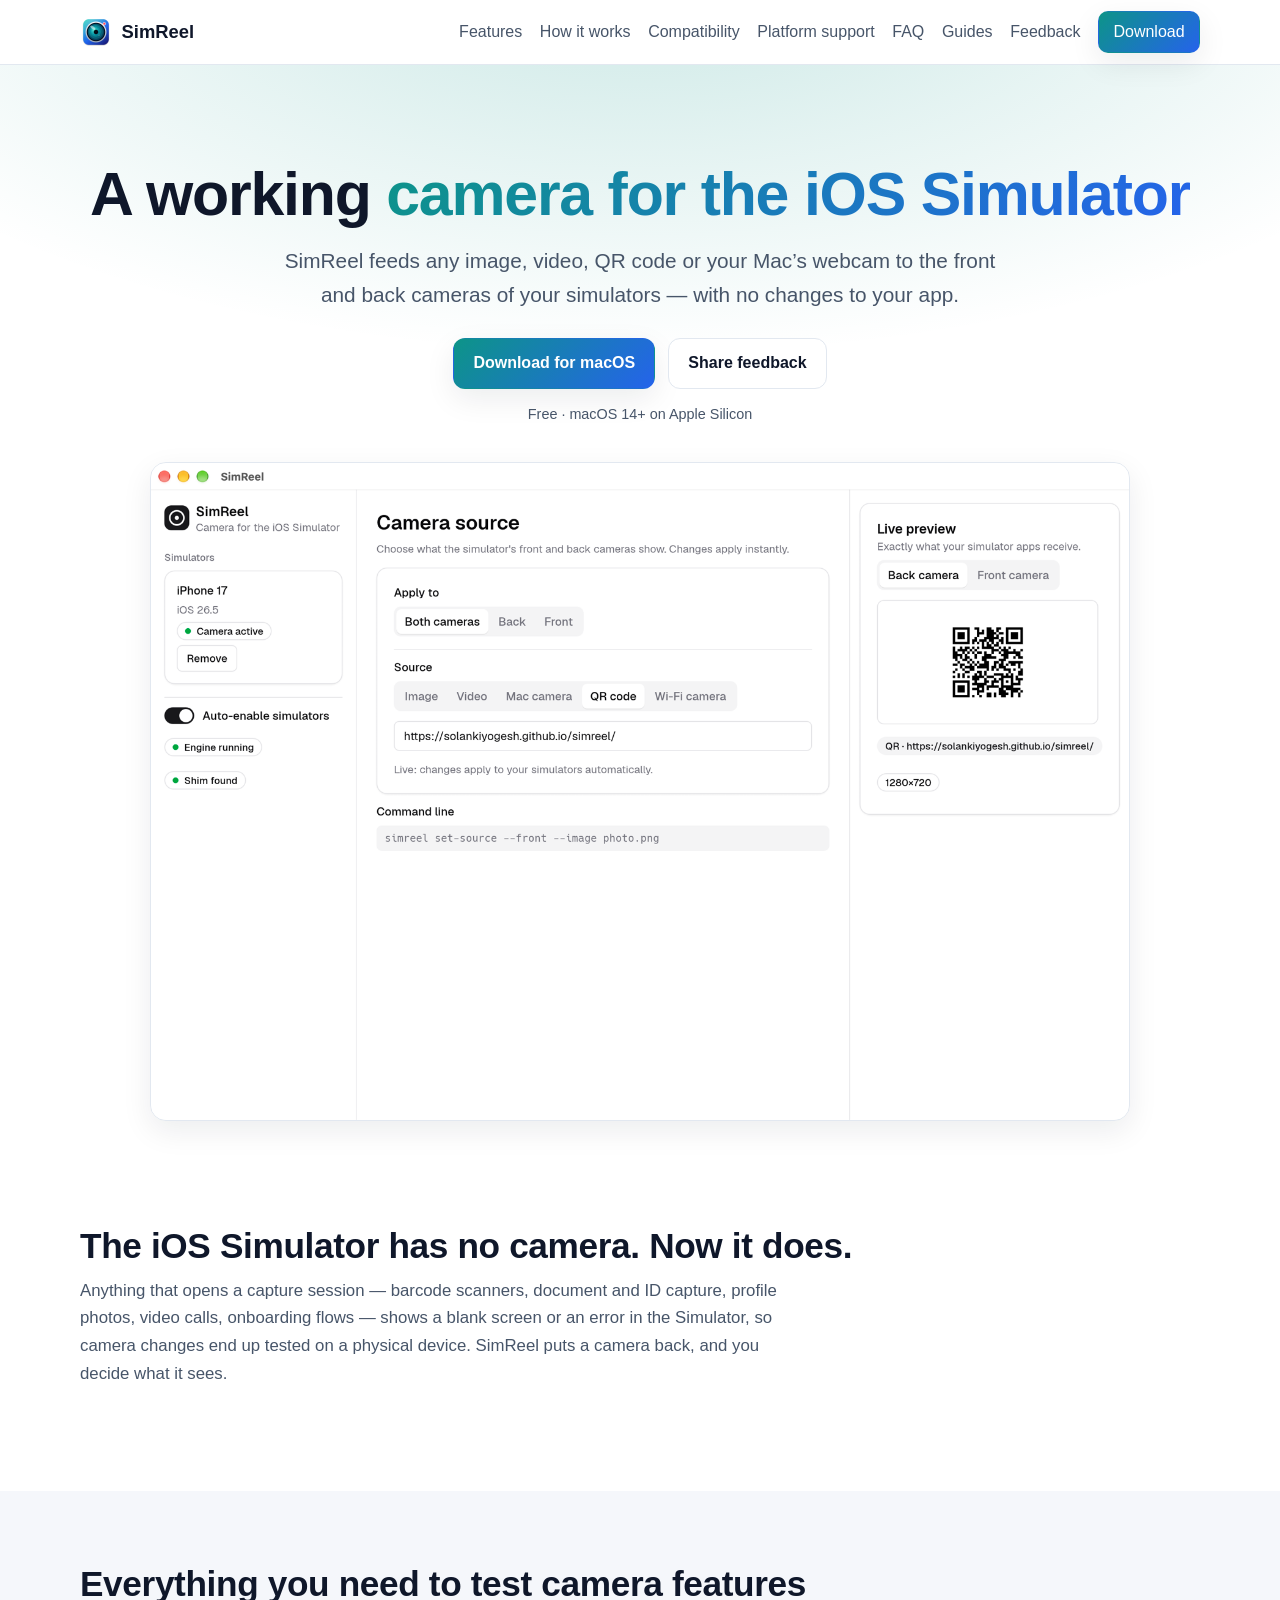
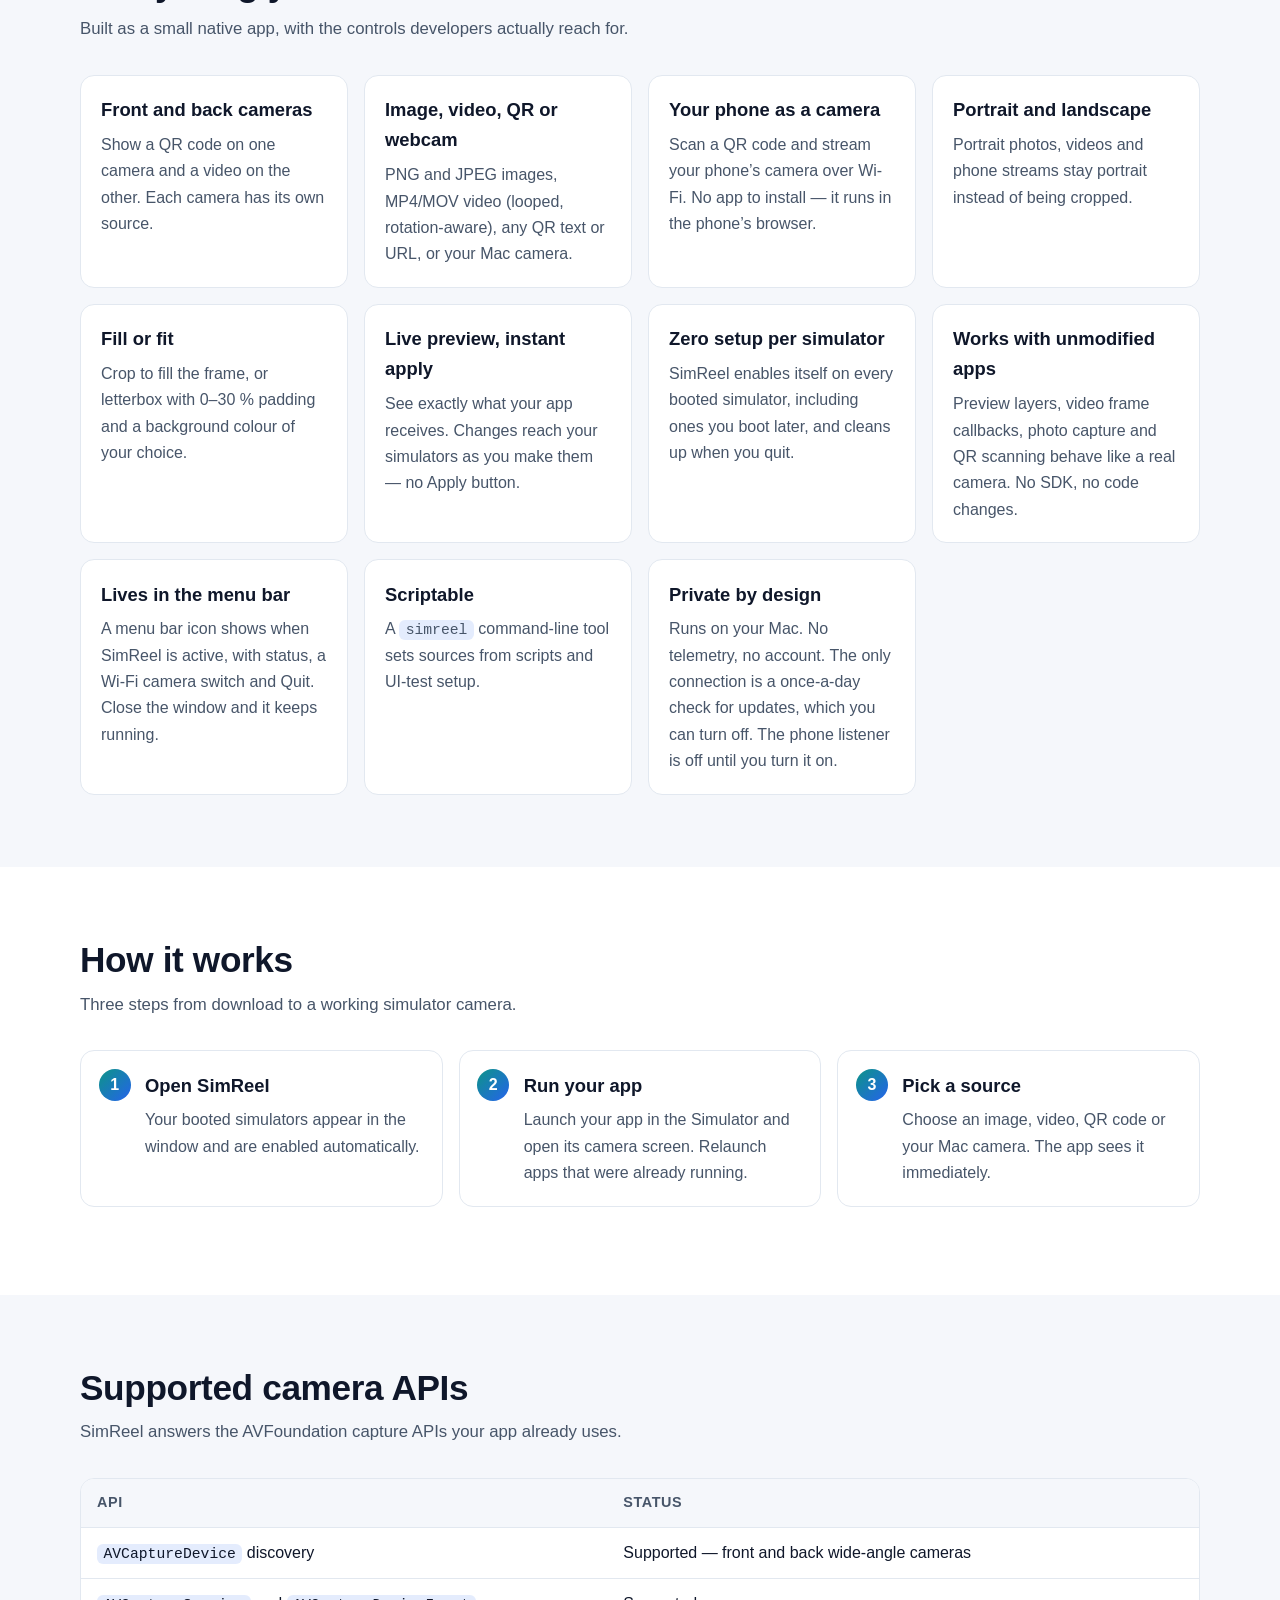
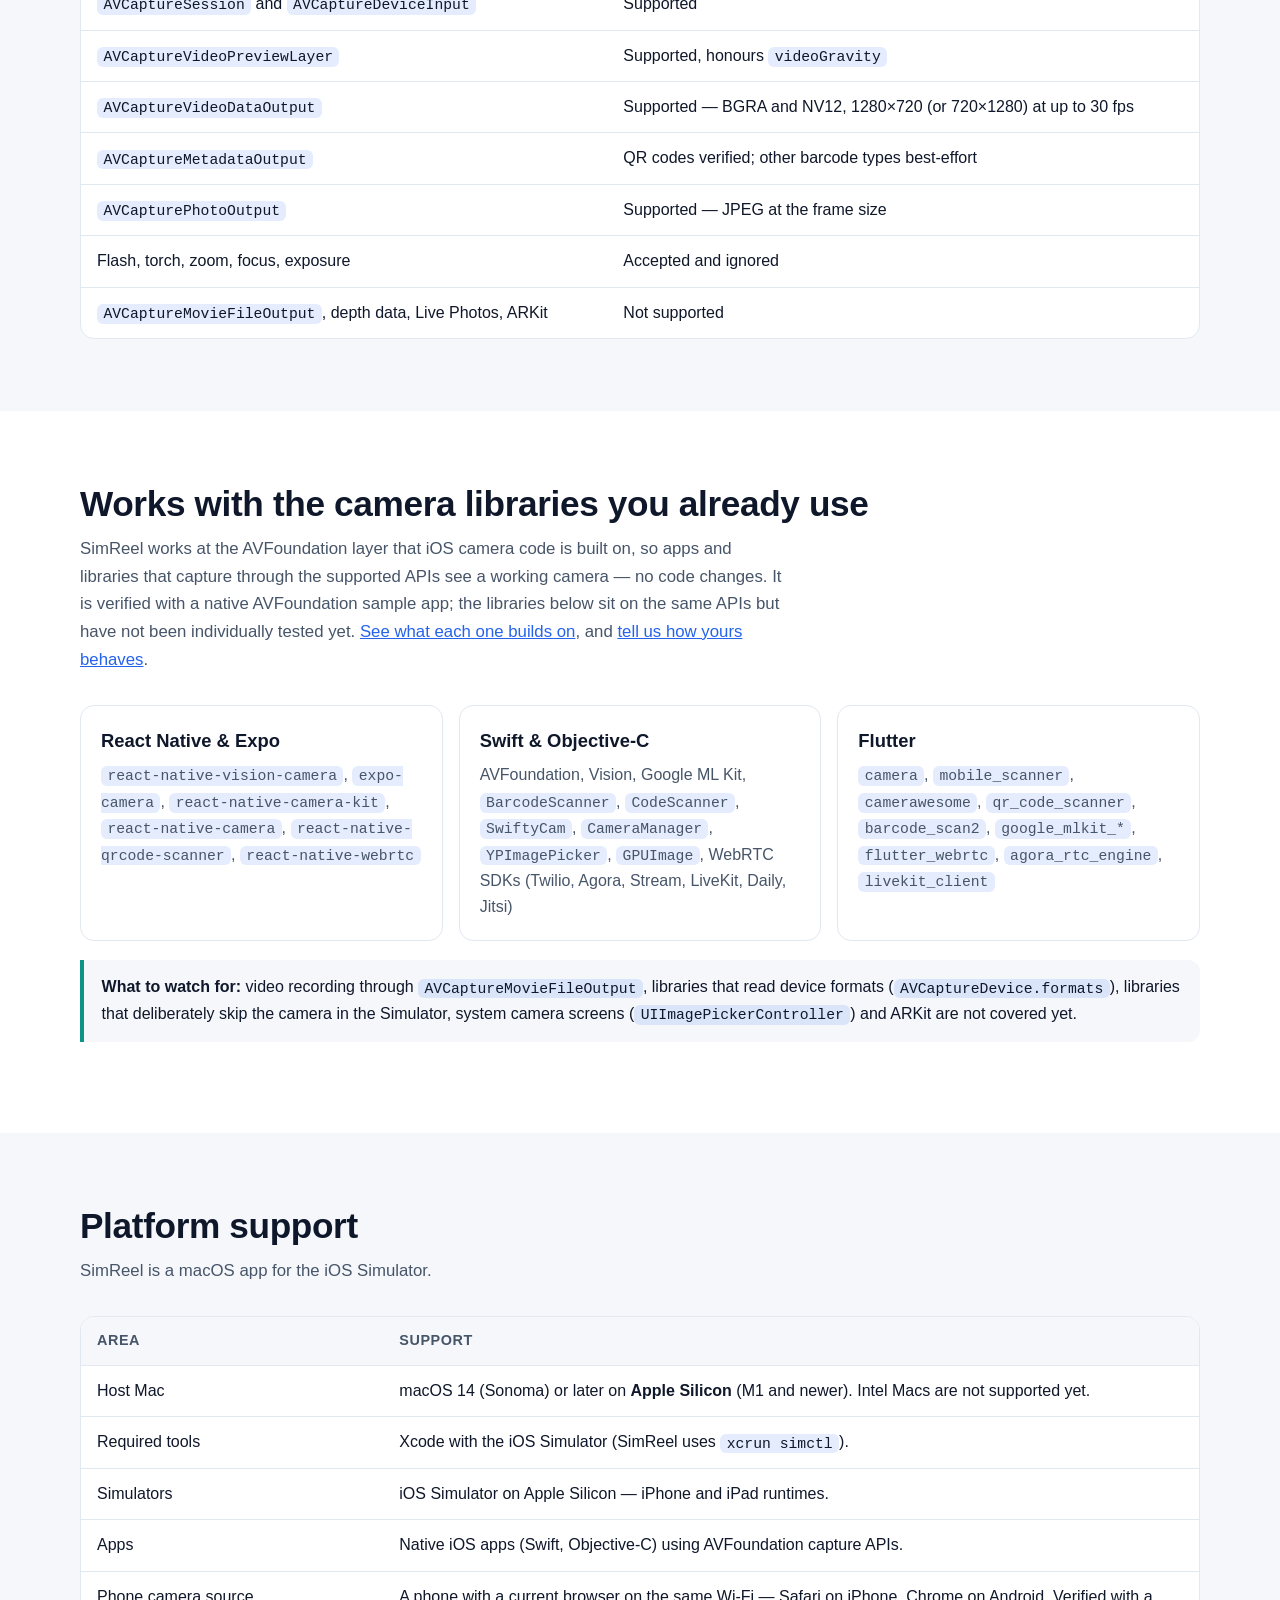
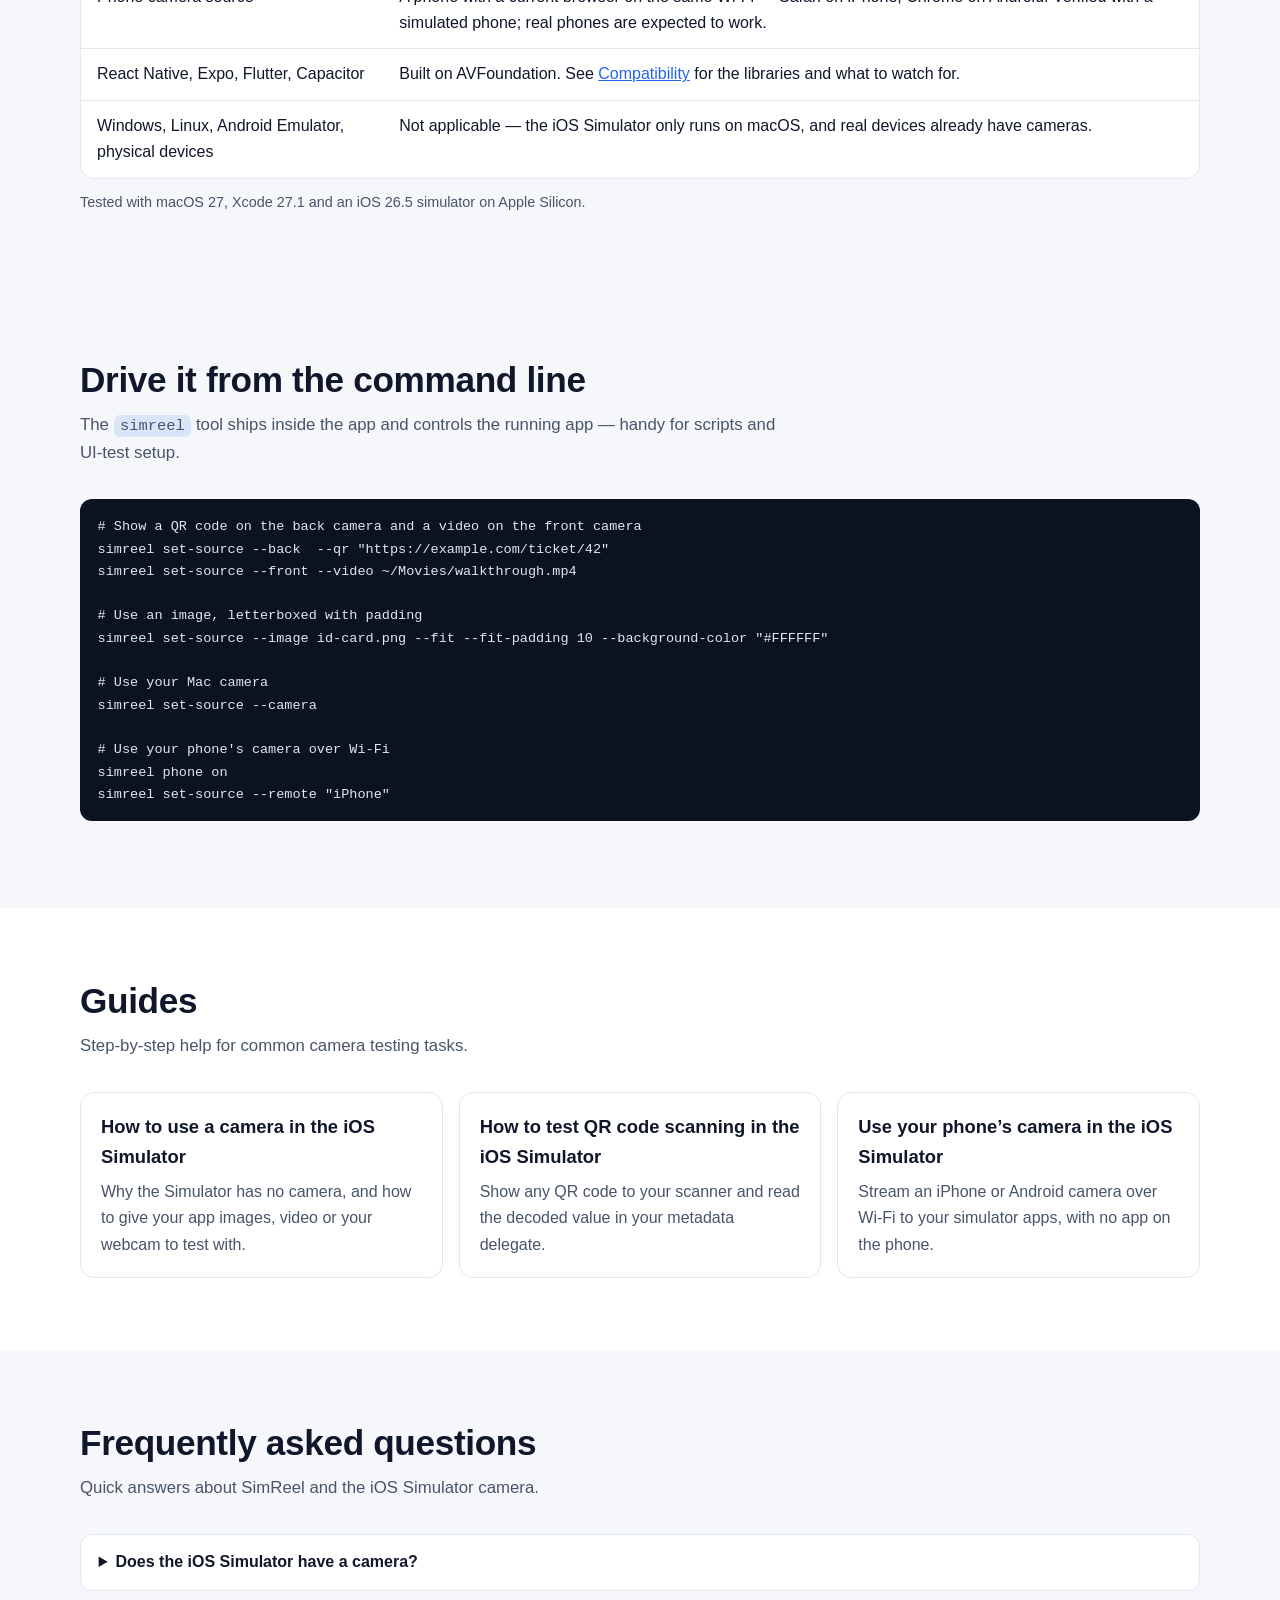
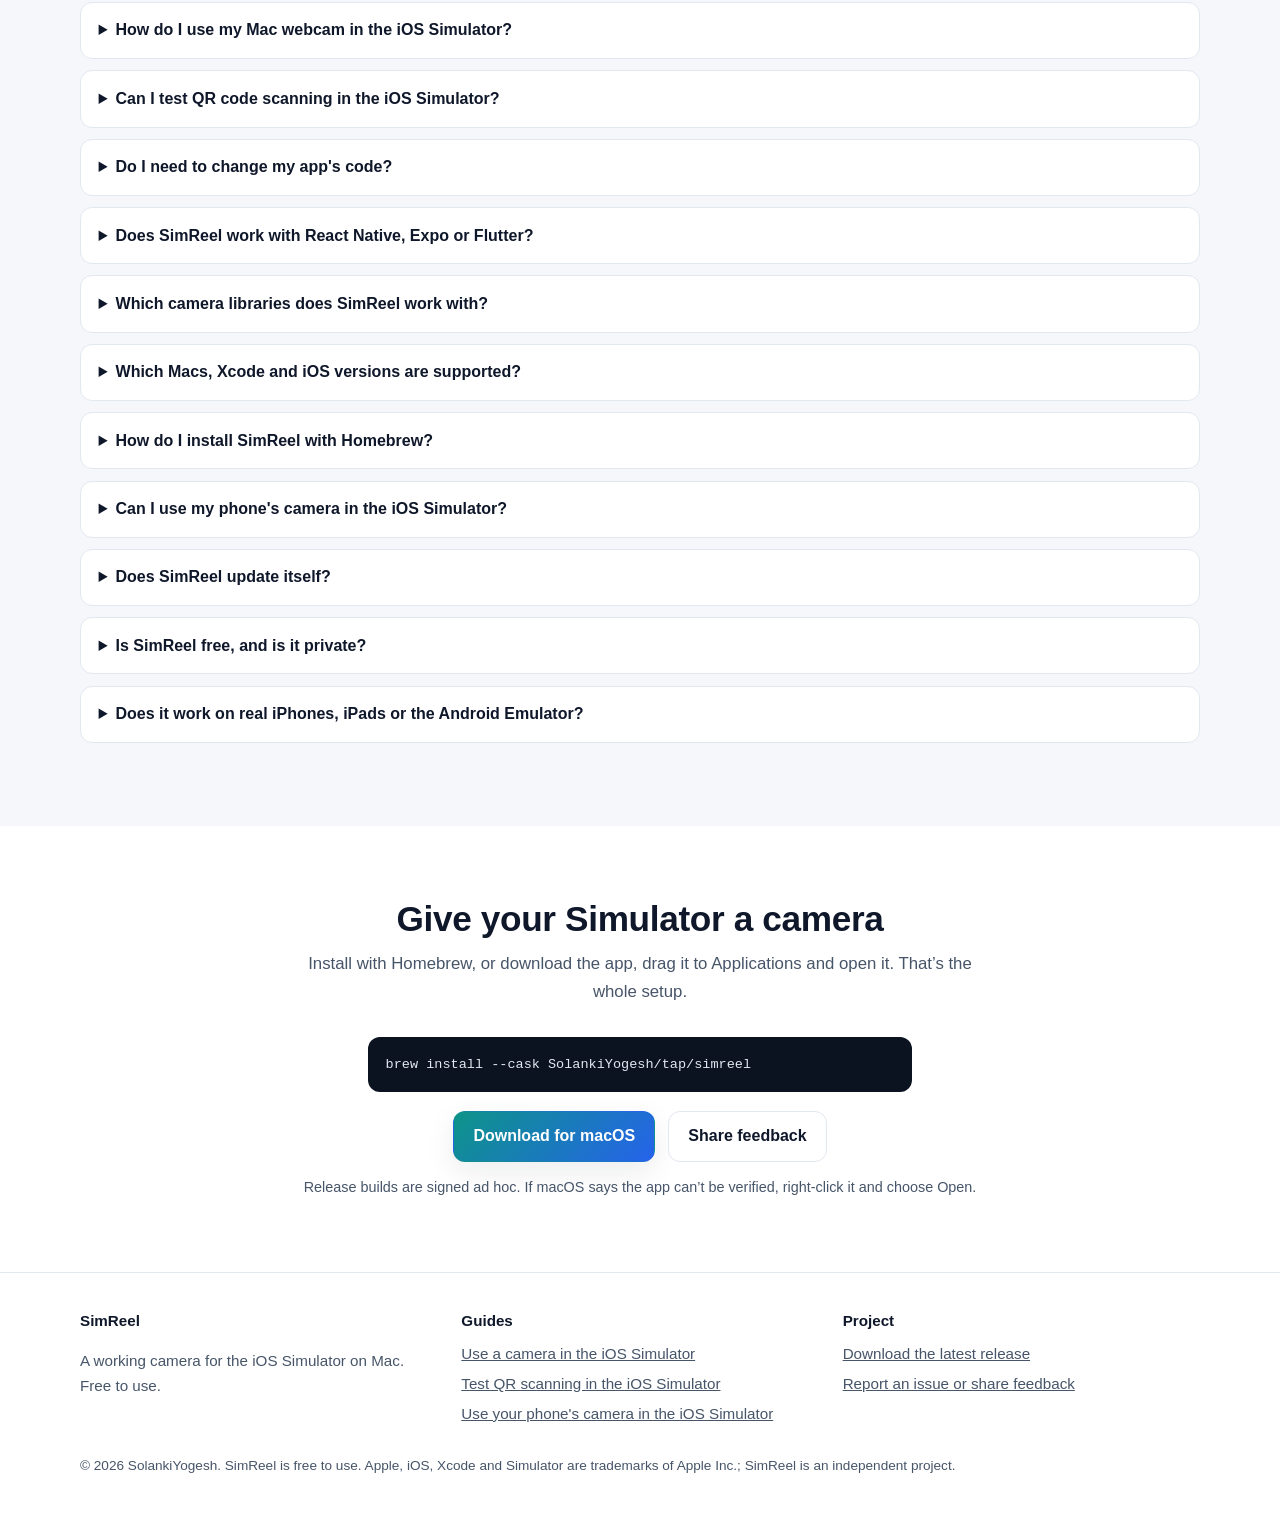
<file: index.html>
<!doctype html>
<html lang="en">
<head>
<meta charset="utf-8">
<meta name="viewport" content="width=device-width, initial-scale=1">
<title>SimReel: Use a Camera in the iOS Simulator on Mac</title>
<meta name="description" content="SimReel gives the iOS Simulator a working camera. Feed images, video, QR codes or your Mac webcam to any app, with no code changes. Free and native.">
<meta name="keywords" content="iOS Simulator camera, test camera in iOS Simulator, iOS Simulator webcam, fake camera iOS Simulator, QR code scanner iOS Simulator, virtual camera iOS Simulator, AVCaptureSession simulator, Xcode Simulator camera">
<link rel="canonical" href="https://solankiyogesh.github.io/simreel/">
<meta name="robots" content="index, follow, max-image-preview:large, max-snippet:-1">
<meta name="author" content="SolankiYogesh">
<meta name="theme-color" content="#0b1020" media="(prefers-color-scheme: dark)">
<meta name="theme-color" content="#ffffff" media="(prefers-color-scheme: light)">
<link rel="icon" href="favicon.ico" sizes="32x32">
<link rel="icon" type="image/png" href="assets/favicon-32.png" sizes="32x32">
<link rel="apple-touch-icon" href="assets/apple-touch-icon.png">
<link rel="manifest" href="manifest.webmanifest">
<meta property="og:site_name" content="SimReel">
<meta property="og:type" content="website">
<meta property="og:title" content="SimReel: Use a Camera in the iOS Simulator on Mac">
<meta property="og:description" content="SimReel gives the iOS Simulator a working camera. Feed images, video, QR codes or your Mac webcam to any app, with no code changes. Free and native.">
<meta property="og:url" content="https://solankiyogesh.github.io/simreel/">
<meta property="og:image" content="https://solankiyogesh.github.io/simreel/assets/og-image.png">
<meta property="og:image:width" content="1200">
<meta property="og:image:height" content="630">
<meta property="og:image:alt" content="SimReel: a working camera for the iOS Simulator on Mac">
<meta property="og:locale" content="en_US">
<meta name="twitter:card" content="summary_large_image">
<meta name="twitter:title" content="SimReel: Use a Camera in the iOS Simulator on Mac">
<meta name="twitter:description" content="SimReel gives the iOS Simulator a working camera. Feed images, video, QR codes or your Mac webcam to any app, with no code changes. Free and native.">
<meta name="twitter:image" content="https://solankiyogesh.github.io/simreel/assets/og-image.png">
<link rel="stylesheet" href="assets/site.css">
<script type="application/ld+json">{"@context":"https://schema.org","@type":"SoftwareApplication","name":"SimReel","alternateName":"SimReel for macOS","description":"SimReel gives the iOS Simulator a working camera. Feed images, video, QR codes or your Mac webcam to the front and back cameras of any simulator app, with no code changes.","applicationCategory":"DeveloperApplication","applicationSubCategory":"iOS Simulator camera tool","operatingSystem":"macOS 14 or later (Apple Silicon)","url":"https://solankiyogesh.github.io/simreel/","downloadUrl":"https://solankiyogesh.github.io/simreel/download/","installUrl":"https://solankiyogesh.github.io/simreel/download/","screenshot":"https://solankiyogesh.github.io/simreel/assets/screenshot-light.png","image":"https://solankiyogesh.github.io/simreel/assets/og-image.png","isAccessibleForFree":true,"offers":{"@type":"Offer","price":"0","priceCurrency":"USD"},"programmingLanguage":"Rust","author":{"@type":"Person","name":"SolankiYogesh","url":"https://github.com/SolankiYogesh"},"featureList":["Front and back cameras for the iOS Simulator","Image, video, QR code, Mac webcam and phone camera sources","Phone camera streaming over Wi-Fi, no app needed on the phone","Live preview and instant apply","Automatic setup for booted simulators","Command-line tool for scripts and UI tests","QR and barcode scanning, photo capture, video frame callbacks"]}</script>
<script type="application/ld+json">{"@context":"https://schema.org","@type":"WebSite","name":"SimReel","url":"https://solankiyogesh.github.io/simreel/","description":"A working camera for the iOS Simulator on Mac.","inLanguage":"en"}</script>
<script type="application/ld+json">{"@context":"https://schema.org","@type":"FAQPage","mainEntity":[{"@type":"Question","name":"Does the iOS Simulator have a camera?","acceptedAnswer":{"@type":"Answer","text":"No. The iOS Simulator has no camera, so capture sessions find no devices and camera screens stay blank or show an error. SimReel adds a front and a back camera to the Simulator and feeds them the image, video, QR code or Mac webcam you choose."}},{"@type":"Question","name":"How do I use my Mac webcam in the iOS Simulator?","acceptedAnswer":{"@type":"Answer","text":"Open SimReel, choose the Mac camera source and pick your camera. The first time, macOS asks for camera permission. Your simulator apps then receive the live webcam frames through the normal AVFoundation capture APIs."}},{"@type":"Question","name":"Can I test QR code scanning in the iOS Simulator?","acceptedAnswer":{"@type":"Answer","text":"Yes. Choose the QR code source and enter any text or URL, or use an image or video that contains a QR code. Apps that scan with AVCaptureMetadataOutput receive the decoded value in their metadata callback, as they would on a device."}},{"@type":"Question","name":"Do I need to change my app's code?","acceptedAnswer":{"@type":"Answer","text":"No. SimReel works with unmodified apps: it loads into simulator apps at launch and answers the camera APIs your app already calls. There is no SDK to install and no build setting to change. Relaunch an app that was already running."}},{"@type":"Question","name":"Does SimReel work with React Native, Expo or Flutter?","acceptedAnswer":{"@type":"Answer","text":"These frameworks use AVFoundation for the camera on iOS, so libraries such as react-native-vision-camera, expo-camera, the Flutter camera plugin and mobile_scanner sit on the same APIs SimReel supports. SimReel itself is verified with a native AVFoundation app (preview, video frames, QR scanning and photo capture); these libraries have not been individually tested yet, and video recording and device-format lookups are not supported yet. See the compatibility list for details, and reports are welcome on GitHub."}},{"@type":"Question","name":"Which camera libraries does SimReel work with?","acceptedAnswer":{"@type":"Answer","text":"Any library that captures through AVFoundation's capture APIs: for React Native, react-native-vision-camera, expo-camera, react-native-camera-kit and react-native-webrtc; for Swift, AVFoundation, Vision, Google ML Kit, BarcodeScanner, SwiftyCam, CameraManager, YPImagePicker, GPUImage and WebRTC SDKs; for Flutter, camera, mobile_scanner, camerawesome, qr_code_scanner and flutter_webrtc. Known gaps: video recording, device formats, libraries that skip the camera in the Simulator, system camera screens and ARKit."}},{"@type":"Question","name":"Which Macs, Xcode and iOS versions are supported?","acceptedAnswer":{"@type":"Answer","text":"SimReel needs macOS 14 or later on an Apple Silicon Mac, with Xcode and the iOS Simulator installed. It was tested with macOS 27, Xcode 27.1 and an iOS 26.5 simulator. Intel Macs are not supported yet."}},{"@type":"Question","name":"How do I install SimReel with Homebrew?","acceptedAnswer":{"@type":"Answer","text":"Run brew install --cask SolankiYogesh/tap/simreel. This installs SimReel.app into Applications and adds the simreel command-line tool to your PATH. Update later with brew upgrade --cask simreel."}},{"@type":"Question","name":"Can I use my phone's camera in the iOS Simulator?","acceptedAnswer":{"@type":"Answer","text":"Yes. Turn on phone cameras in SimReel, scan the QR code with your phone, and open the page in Safari or Chrome. Your phone's camera then streams over Wi-Fi to the Simulator. No app is needed on the phone, and both devices must be on the same network. It has been verified with a simulated phone; real iPhone and Android browsers are expected to work, and reports are welcome."}},{"@type":"Question","name":"Does SimReel update itself?","acceptedAnswer":{"@type":"Answer","text":"Yes. It checks once a day, shows what is new, and installs the update with one click. Every update is signed, and SimReel verifies the download before it replaces itself. You can turn the automatic check off, or update with Homebrew (brew upgrade --cask simreel)."}},{"@type":"Question","name":"Is SimReel free, and is it private?","acceptedAnswer":{"@type":"Answer","text":"SimReel is free to use. It runs on your Mac and collects no data. The only connection it makes is a once-a-day check for a new version, which you can turn off. The optional phone-camera listener is off until you turn it on, uses a random link, and sends nothing to the internet."}},{"@type":"Question","name":"Does it work on real iPhones, iPads or the Android Emulator?","acceptedAnswer":{"@type":"Answer","text":"No. Real devices already have cameras, and SimReel is built for the iOS Simulator, which only exists on macOS."}}]}</script>
</head>
<body>
<a class="skip" href="#main">Skip to content</a>
<header class="site"><div class="wrap">
<a class="brand" href="./"><img src="assets/logo.png" width="32" height="32" alt="SimReel logo"><span>SimReel</span></a>
<nav class="main" aria-label="Main">
<a href="#features">Features</a>
<a href="#how-it-works">How it works</a>
<a href="#compatibility">Compatibility</a>
<a href="#platform-support">Platform support</a>
<a href="#faq">FAQ</a>
<a href="guides/ios-simulator-camera/">Guides</a>
<a href="https://github.com/SolankiYogesh/simreel/issues">Feedback</a>
<a class="btn primary small" href="https://solankiyogesh.github.io/simreel/download/">Download</a>
</nav></div></header>
<main id="main">

<section class="hero">
<div class="wrap">
<h1>A working <span>camera for the iOS Simulator</span></h1>
<p class="lead">SimReel feeds any image, video, QR code or your Mac&rsquo;s webcam to the front and back cameras of your simulators &mdash; with no changes to your app.</p>
<div class="cta">
<a class="btn primary" href="https://solankiyogesh.github.io/simreel/download/">Download for macOS</a>
<a class="btn ghost" href="https://github.com/SolankiYogesh/simreel/issues/new/choose">Share feedback</a>
</div>
<p class="fine">Free &middot; macOS 14+ on Apple Silicon</p>
<div class="shot"><picture><source media="(prefers-color-scheme: dark)" srcset="assets/screenshot-dark.png"><img src="assets/screenshot-light.png" width="1600" height="1074" alt="SimReel window showing the booted iOS simulator with its camera active, the source controls and a live camera preview" fetchpriority="high"></picture></div>
</div>
</section>

<section id="why">
<div class="wrap">
<h2>The iOS Simulator has no camera. Now it does.</h2>
<p class="sub">Anything that opens a capture session &mdash; barcode scanners, document and ID capture, profile photos, video calls, onboarding flows &mdash; shows a blank screen or an error in the Simulator, so camera changes end up tested on a physical device. SimReel puts a camera back, and you decide what it sees.</p>
</div>
</section>

<section id="features" class="alt">
<div class="wrap">
<h2>Everything you need to test camera features</h2>
<p class="sub">Built as a small native app, with the controls developers actually reach for.</p>
<div class="grid">
<div class="card"><h3>Front and back cameras</h3><p>Show a QR code on one camera and a video on the other. Each camera has its own source.</p></div>
<div class="card"><h3>Image, video, QR or webcam</h3><p>PNG and JPEG images, MP4/MOV video (looped, rotation-aware), any QR text or URL, or your Mac camera.</p></div>
<div class="card"><h3>Your phone as a camera</h3><p>Scan a QR code and stream your phone&rsquo;s camera over Wi-Fi. No app to install &mdash; it runs in the phone&rsquo;s browser.</p></div>
<div class="card"><h3>Portrait and landscape</h3><p>Portrait photos, videos and phone streams stay portrait instead of being cropped.</p></div>
<div class="card"><h3>Fill or fit</h3><p>Crop to fill the frame, or letterbox with 0&ndash;30&nbsp;% padding and a background colour of your choice.</p></div>
<div class="card"><h3>Live preview, instant apply</h3><p>See exactly what your app receives. Changes reach your simulators as you make them &mdash; no Apply button.</p></div>
<div class="card"><h3>Zero setup per simulator</h3><p>SimReel enables itself on every booted simulator, including ones you boot later, and cleans up when you quit.</p></div>
<div class="card"><h3>Works with unmodified apps</h3><p>Preview layers, video frame callbacks, photo capture and QR scanning behave like a real camera. No SDK, no code changes.</p></div>
<div class="card"><h3>Lives in the menu bar</h3><p>A menu bar icon shows when SimReel is active, with status, a Wi-Fi camera switch and Quit. Close the window and it keeps running.</p></div>
<div class="card"><h3>Scriptable</h3><p>A <code>simreel</code> command-line tool sets sources from scripts and UI-test setup.</p></div>
<div class="card"><h3>Private by design</h3><p>Runs on your Mac. No telemetry, no account. The only connection is a once-a-day check for updates, which you can turn off. The phone listener is off until you turn it on.</p></div>
</div>
</div>
</section>

<section id="how-it-works">
<div class="wrap">
<h2>How it works</h2>
<p class="sub">Three steps from download to a working simulator camera.</p>
<ol class="steps">
<li><h3>Open SimReel</h3><p>Your booted simulators appear in the window and are enabled automatically.</p></li>
<li><h3>Run your app</h3><p>Launch your app in the Simulator and open its camera screen. Relaunch apps that were already running.</p></li>
<li><h3>Pick a source</h3><p>Choose an image, video, QR code or your Mac camera. The app sees it immediately.</p></li>
</ol>
</div>
</section>

<section id="camera-apis" class="alt">
<div class="wrap">
<h2>Supported camera APIs</h2>
<p class="sub">SimReel answers the AVFoundation capture APIs your app already uses.</p>
<div class="table-wrap"><table>
<thead><tr><th>API</th><th>Status</th></tr></thead>
<tbody>
<tr><td><code>AVCaptureDevice</code> discovery</td><td>Supported &mdash; front and back wide-angle cameras</td></tr>
<tr><td><code>AVCaptureSession</code> and <code>AVCaptureDeviceInput</code></td><td>Supported</td></tr>
<tr><td><code>AVCaptureVideoPreviewLayer</code></td><td>Supported, honours <code>videoGravity</code></td></tr>
<tr><td><code>AVCaptureVideoDataOutput</code></td><td>Supported &mdash; BGRA and NV12, 1280&times;720 (or 720&times;1280) at up to 30&nbsp;fps</td></tr>
<tr><td><code>AVCaptureMetadataOutput</code></td><td>QR codes verified; other barcode types best-effort</td></tr>
<tr><td><code>AVCapturePhotoOutput</code></td><td>Supported &mdash; JPEG at the frame size</td></tr>
<tr><td>Flash, torch, zoom, focus, exposure</td><td>Accepted and ignored</td></tr>
<tr><td><code>AVCaptureMovieFileOutput</code>, depth data, Live Photos, ARKit</td><td>Not supported</td></tr>
</tbody></table></div>
</div>
</section>

<section id="compatibility">
<div class="wrap">
<h2>Works with the camera libraries you already use</h2>
<p class="sub">SimReel works at the AVFoundation layer that iOS camera code is built on, so apps and libraries that capture through the supported APIs see a working camera &mdash; no code changes. It is verified with a native AVFoundation sample app; the libraries below sit on the same APIs but have not been individually tested yet. <a href="https://github.com/SolankiYogesh/simreel#compatibility">See what each one builds on</a>, and <a href="https://github.com/SolankiYogesh/simreel/issues">tell us how yours behaves</a>.</p>
<div class="grid">
<div class="card"><h3>React Native &amp; Expo</h3><p><code>react-native-vision-camera</code>, <code>expo-camera</code>, <code>react-native-camera-kit</code>, <code>react-native-camera</code>, <code>react-native-qrcode-scanner</code>, <code>react-native-webrtc</code></p></div>
<div class="card"><h3>Swift &amp; Objective-C</h3><p>AVFoundation, Vision, Google ML Kit, <code>BarcodeScanner</code>, <code>CodeScanner</code>, <code>SwiftyCam</code>, <code>CameraManager</code>, <code>YPImagePicker</code>, <code>GPUImage</code>, WebRTC SDKs (Twilio, Agora, Stream, LiveKit, Daily, Jitsi)</p></div>
<div class="card"><h3>Flutter</h3><p><code>camera</code>, <code>mobile_scanner</code>, <code>camerawesome</code>, <code>qr_code_scanner</code>, <code>barcode_scan2</code>, <code>google_mlkit_*</code>, <code>flutter_webrtc</code>, <code>agora_rtc_engine</code>, <code>livekit_client</code></p></div>
</div>
<div class="callout" style="margin-top:1.2rem"><p><strong>What to watch for:</strong> video recording through <code>AVCaptureMovieFileOutput</code>, libraries that read device formats (<code>AVCaptureDevice.formats</code>), libraries that deliberately skip the camera in the Simulator, system camera screens (<code>UIImagePickerController</code>) and ARKit are not covered yet.</p></div>
</div>
</section>

<section id="platform-support" class="alt">
<div class="wrap">
<h2>Platform support</h2>
<p class="sub">SimReel is a macOS app for the iOS Simulator.</p>
<div class="table-wrap"><table>
<thead><tr><th>Area</th><th>Support</th></tr></thead>
<tbody>
<tr><td>Host Mac</td><td>macOS 14 (Sonoma) or later on <strong>Apple Silicon</strong> (M1 and newer). Intel Macs are not supported yet.</td></tr>
<tr><td>Required tools</td><td>Xcode with the iOS Simulator (SimReel uses <code>xcrun simctl</code>).</td></tr>
<tr><td>Simulators</td><td>iOS Simulator on Apple Silicon &mdash; iPhone and iPad runtimes.</td></tr>
<tr><td>Apps</td><td>Native iOS apps (Swift, Objective-C) using AVFoundation capture APIs.</td></tr>
<tr><td>Phone camera source</td><td>A phone with a current browser on the same Wi-Fi &mdash; Safari on iPhone, Chrome on Android. Verified with a simulated phone; real phones are expected to work.</td></tr>
<tr><td>React Native, Expo, Flutter, Capacitor</td><td>Built on AVFoundation. See <a href="#compatibility">Compatibility</a> for the libraries and what to watch for.</td></tr>
<tr><td>Windows, Linux, Android Emulator, physical devices</td><td>Not applicable &mdash; the iOS Simulator only runs on macOS, and real devices already have cameras.</td></tr>
</tbody></table></div>
<p class="fine" style="margin-top:.8rem">Tested with macOS 27, Xcode 27.1 and an iOS 26.5 simulator on Apple Silicon.</p>
</div>
</section>

<section id="cli" class="alt">
<div class="wrap">
<h2>Drive it from the command line</h2>
<p class="sub">The <code>simreel</code> tool ships inside the app and controls the running app &mdash; handy for scripts and UI-test setup.</p>
<pre><code># Show a QR code on the back camera and a video on the front camera
simreel set-source --back  --qr "https://example.com/ticket/42"
simreel set-source --front --video ~/Movies/walkthrough.mp4

# Use an image, letterboxed with padding
simreel set-source --image id-card.png --fit --fit-padding 10 --background-color "#FFFFFF"

# Use your Mac camera
simreel set-source --camera

# Use your phone's camera over Wi-Fi
simreel phone on
simreel set-source --remote "iPhone"</code></pre>
</div>
</section>

<section id="guides">
<div class="wrap">
<h2>Guides</h2>
<p class="sub">Step-by-step help for common camera testing tasks.</p>
<div class="grid">
<a class="card" href="guides/ios-simulator-camera/" style="text-decoration:none;color:inherit"><h3>How to use a camera in the iOS Simulator</h3><p>Why the Simulator has no camera, and how to give your app images, video or your webcam to test with.</p></a>
<a class="card" href="guides/test-qr-scanning-ios-simulator/" style="text-decoration:none;color:inherit"><h3>How to test QR code scanning in the iOS Simulator</h3><p>Show any QR code to your scanner and read the decoded value in your metadata delegate.</p></a>
<a class="card" href="guides/use-phone-camera-ios-simulator/" style="text-decoration:none;color:inherit"><h3>Use your phone&rsquo;s camera in the iOS Simulator</h3><p>Stream an iPhone or Android camera over Wi-Fi to your simulator apps, with no app on the phone.</p></a>
</div>
</div>
</section>

<section id="faq" class="alt">
<div class="wrap">
<h2>Frequently asked questions</h2>
<p class="sub">Quick answers about SimReel and the iOS Simulator camera.</p>
<details><summary>Does the iOS Simulator have a camera?</summary><p>No. The iOS Simulator has no camera, so capture sessions find no devices and camera screens stay blank or show an error. SimReel adds a front and a back camera to the Simulator and feeds them the image, video, QR code or Mac webcam you choose.</p></details>
<details><summary>How do I use my Mac webcam in the iOS Simulator?</summary><p>Open SimReel, choose the Mac camera source and pick your camera. The first time, macOS asks for camera permission. Your simulator apps then receive the live webcam frames through the normal AVFoundation capture APIs.</p></details>
<details><summary>Can I test QR code scanning in the iOS Simulator?</summary><p>Yes. Choose the QR code source and enter any text or URL, or use an image or video that contains a QR code. Apps that scan with AVCaptureMetadataOutput receive the decoded value in their metadata callback, as they would on a device.</p></details>
<details><summary>Do I need to change my app&#x27;s code?</summary><p>No. SimReel works with unmodified apps: it loads into simulator apps at launch and answers the camera APIs your app already calls. There is no SDK to install and no build setting to change. Relaunch an app that was already running.</p></details>
<details><summary>Does SimReel work with React Native, Expo or Flutter?</summary><p>These frameworks use AVFoundation for the camera on iOS, so libraries such as react-native-vision-camera, expo-camera, the Flutter camera plugin and mobile_scanner sit on the same APIs SimReel supports. SimReel itself is verified with a native AVFoundation app (preview, video frames, QR scanning and photo capture); these libraries have not been individually tested yet, and video recording and device-format lookups are not supported yet. See the compatibility list for details, and reports are welcome on GitHub.</p></details>
<details><summary>Which camera libraries does SimReel work with?</summary><p>Any library that captures through AVFoundation&#x27;s capture APIs: for React Native, react-native-vision-camera, expo-camera, react-native-camera-kit and react-native-webrtc; for Swift, AVFoundation, Vision, Google ML Kit, BarcodeScanner, SwiftyCam, CameraManager, YPImagePicker, GPUImage and WebRTC SDKs; for Flutter, camera, mobile_scanner, camerawesome, qr_code_scanner and flutter_webrtc. Known gaps: video recording, device formats, libraries that skip the camera in the Simulator, system camera screens and ARKit.</p></details>
<details><summary>Which Macs, Xcode and iOS versions are supported?</summary><p>SimReel needs macOS 14 or later on an Apple Silicon Mac, with Xcode and the iOS Simulator installed. It was tested with macOS 27, Xcode 27.1 and an iOS 26.5 simulator. Intel Macs are not supported yet.</p></details>
<details><summary>How do I install SimReel with Homebrew?</summary><p>Run brew install --cask SolankiYogesh/tap/simreel. This installs SimReel.app into Applications and adds the simreel command-line tool to your PATH. Update later with brew upgrade --cask simreel.</p></details>
<details><summary>Can I use my phone&#x27;s camera in the iOS Simulator?</summary><p>Yes. Turn on phone cameras in SimReel, scan the QR code with your phone, and open the page in Safari or Chrome. Your phone&#x27;s camera then streams over Wi-Fi to the Simulator. No app is needed on the phone, and both devices must be on the same network. It has been verified with a simulated phone; real iPhone and Android browsers are expected to work, and reports are welcome.</p></details>
<details><summary>Does SimReel update itself?</summary><p>Yes. It checks once a day, shows what is new, and installs the update with one click. Every update is signed, and SimReel verifies the download before it replaces itself. You can turn the automatic check off, or update with Homebrew (brew upgrade --cask simreel).</p></details>
<details><summary>Is SimReel free, and is it private?</summary><p>SimReel is free to use. It runs on your Mac and collects no data. The only connection it makes is a once-a-day check for a new version, which you can turn off. The optional phone-camera listener is off until you turn it on, uses a random link, and sends nothing to the internet.</p></details>
<details><summary>Does it work on real iPhones, iPads or the Android Emulator?</summary><p>No. Real devices already have cameras, and SimReel is built for the iOS Simulator, which only exists on macOS.</p></details>
</div>
</section>

<section id="download">
<div class="wrap" style="text-align:center">
<h2>Give your Simulator a camera</h2>
<p class="sub" style="margin-inline:auto">Install with Homebrew, or download the app, drag it to Applications and open it. That&rsquo;s the whole setup.</p>
<pre style="max-width:34rem;margin:0 auto 1.2rem;text-align:left"><code>brew install --cask SolankiYogesh/tap/simreel</code></pre>
<div class="cta"><a class="btn primary" href="https://solankiyogesh.github.io/simreel/download/">Download for macOS</a><a class="btn ghost" href="https://github.com/SolankiYogesh/simreel/issues/new/choose">Share feedback</a></div>
<p class="fine">Release builds are signed ad hoc. If macOS says the app can&rsquo;t be verified, right-click it and choose Open.</p>
</div>
</section>

</main>
<footer class="site"><div class="wrap">
<div class="cols">
<div><h4>SimReel</h4><p>A working camera for the iOS Simulator on Mac. Free to use.</p></div>
<div><h4>Guides</h4><ul>
<li><a href="guides/ios-simulator-camera/">Use a camera in the iOS Simulator</a></li>
<li><a href="guides/test-qr-scanning-ios-simulator/">Test QR scanning in the iOS Simulator</a></li>
<li><a href="guides/use-phone-camera-ios-simulator/">Use your phone's camera in the iOS Simulator</a></li>
</ul></div>
<div><h4>Project</h4><ul>
<li><a href="https://solankiyogesh.github.io/simreel/download/">Download the latest release</a></li>
<li><a href="https://github.com/SolankiYogesh/simreel/issues/new/choose">Report an issue or share feedback</a></li>
</ul></div>
</div>
<p class="copy">&copy; 2026 SolankiYogesh. SimReel is free to use. Apple, iOS, Xcode and Simulator are trademarks of Apple Inc.; SimReel is an independent project.</p>
</div></footer>
</body>
</html>
</file>
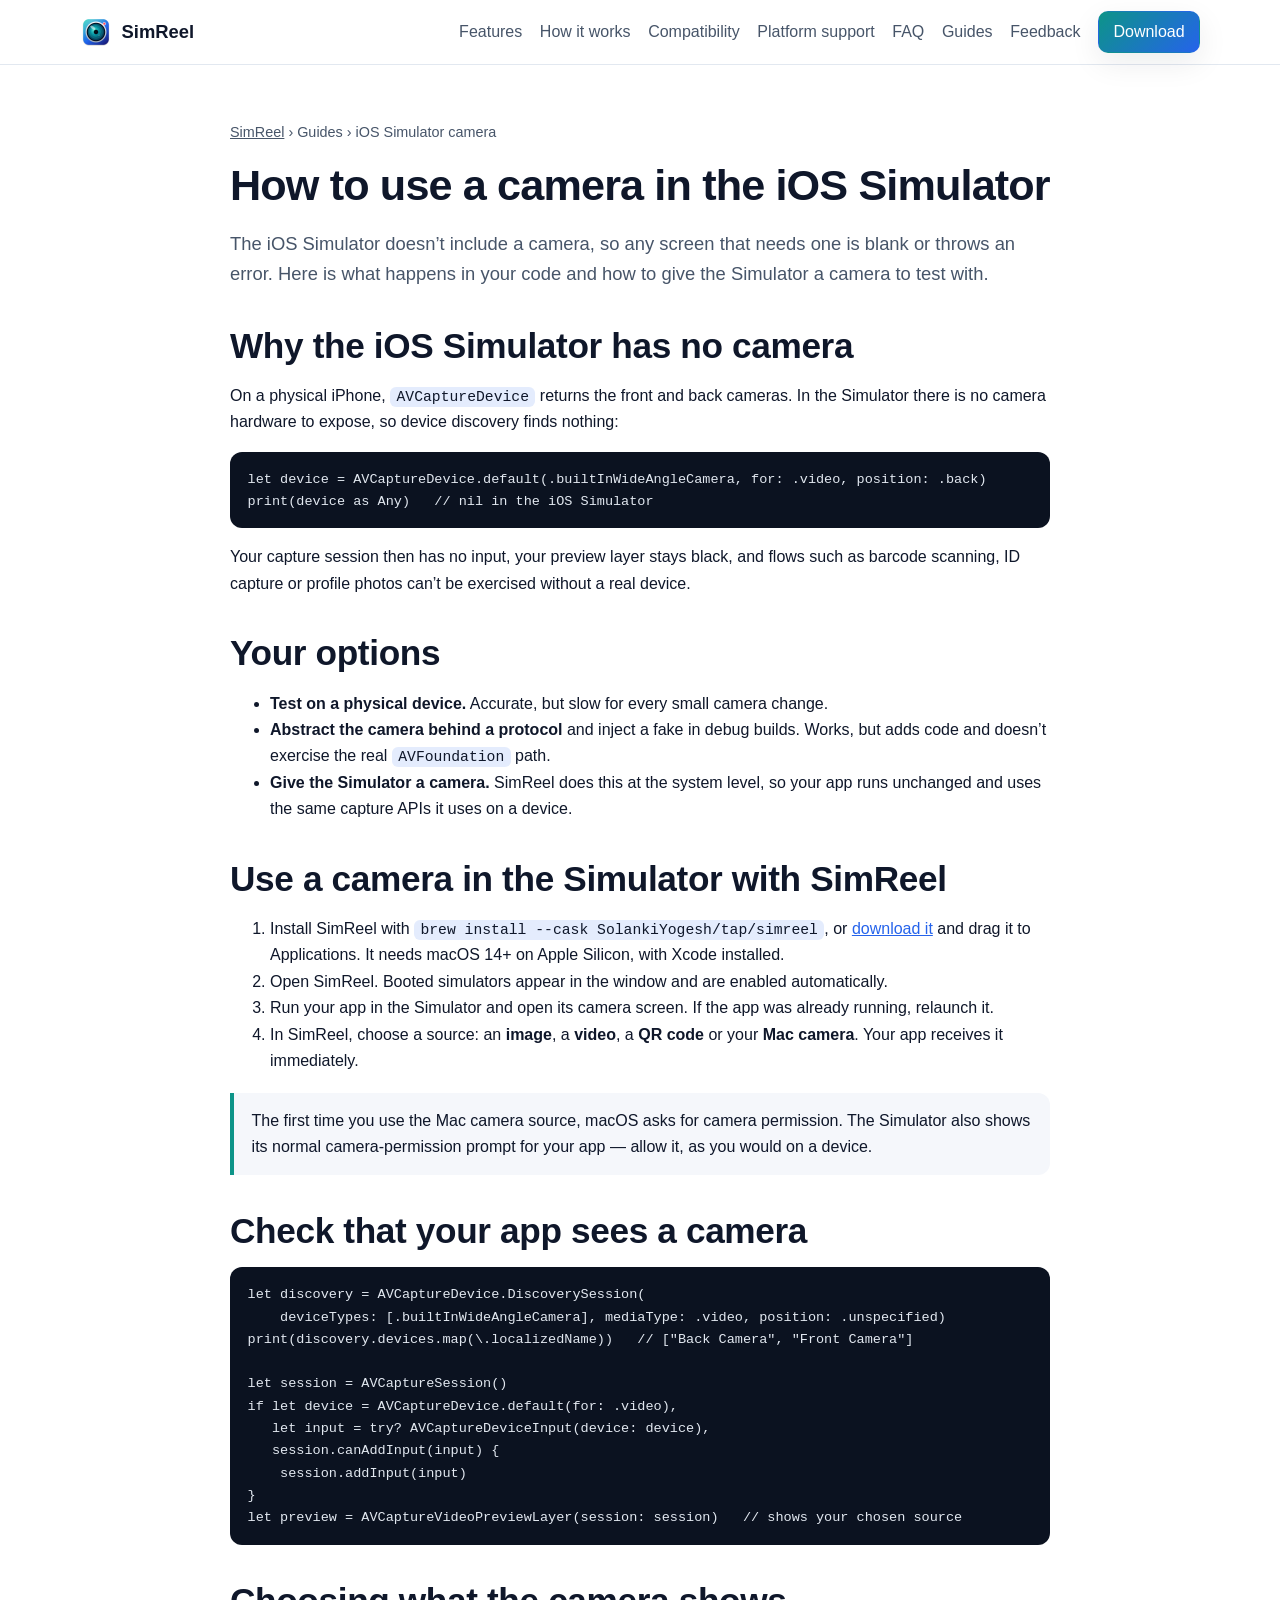
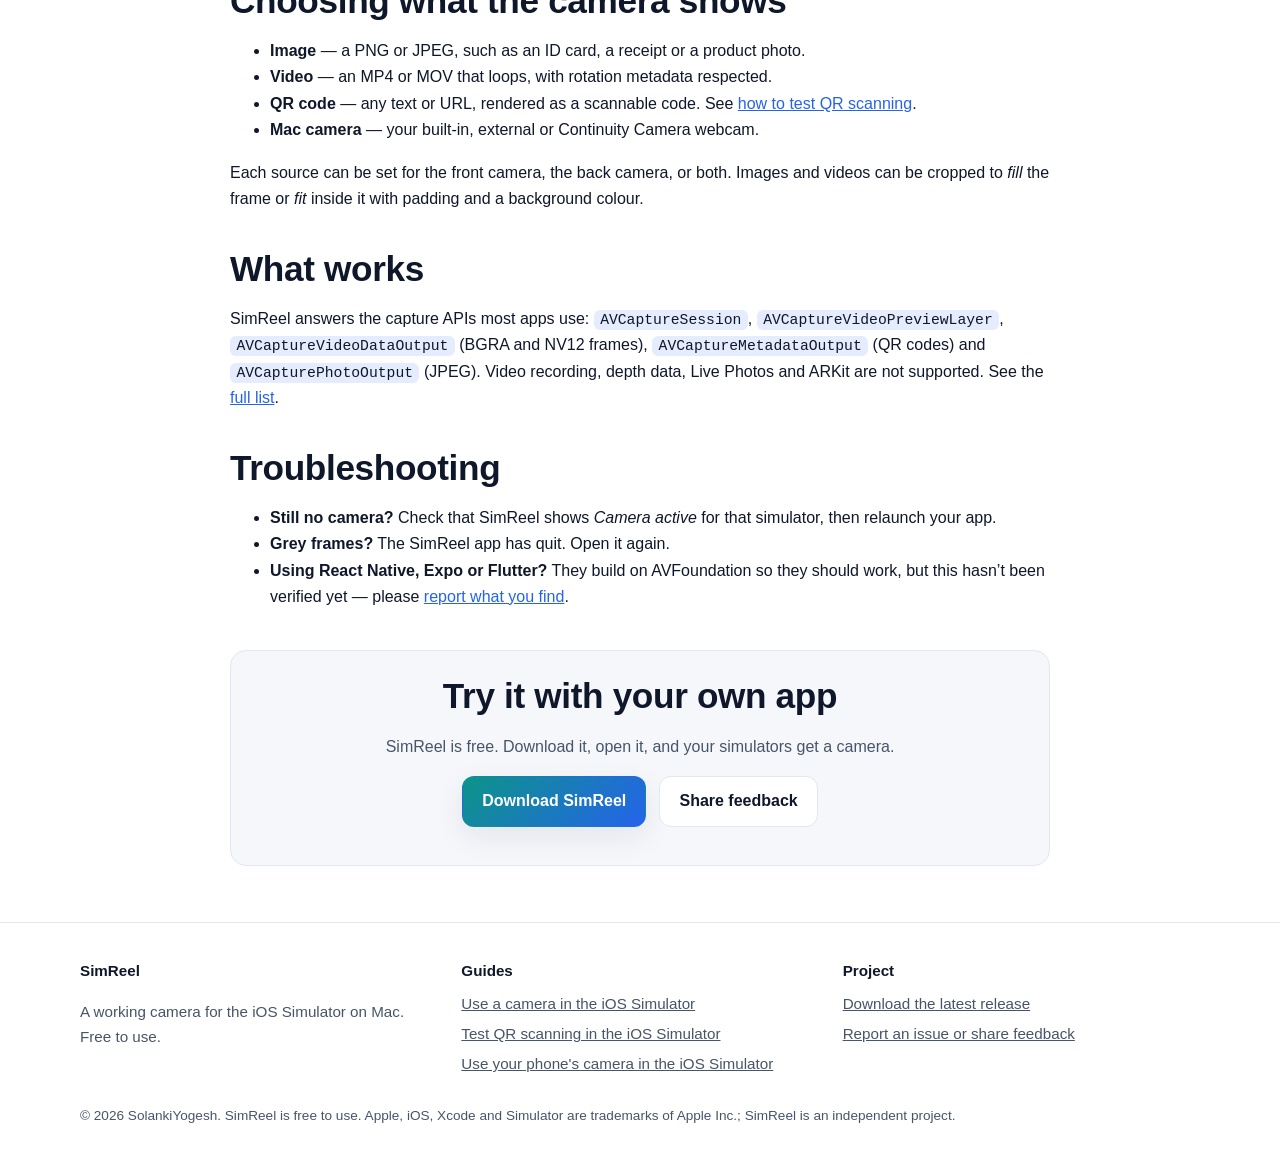
<file: guides/ios-simulator-camera/index.html>
<!doctype html>
<html lang="en">
<head>
<meta charset="utf-8">
<meta name="viewport" content="width=device-width, initial-scale=1">
<title>Use a Camera in the iOS Simulator: Image, Video, Webcam</title>
<meta name="description" content="The iOS Simulator has no camera. Learn why AVCaptureDevice returns nil and how to feed images, video or your Mac webcam to your app&#x27;s camera screen with SimReel.">
<meta name="keywords" content="iOS Simulator camera, iOS Simulator no camera, AVCaptureDevice nil simulator, use webcam in iOS Simulator">
<link rel="canonical" href="https://solankiyogesh.github.io/simreel/guides/ios-simulator-camera/">
<meta name="robots" content="index, follow, max-image-preview:large, max-snippet:-1">
<meta name="author" content="SolankiYogesh">
<meta name="theme-color" content="#0b1020" media="(prefers-color-scheme: dark)">
<meta name="theme-color" content="#ffffff" media="(prefers-color-scheme: light)">
<link rel="icon" href="../../favicon.ico" sizes="32x32">
<link rel="icon" type="image/png" href="../../assets/favicon-32.png" sizes="32x32">
<link rel="apple-touch-icon" href="../../assets/apple-touch-icon.png">
<link rel="manifest" href="../../manifest.webmanifest">
<meta property="og:site_name" content="SimReel">
<meta property="og:type" content="article">
<meta property="og:title" content="Use a Camera in the iOS Simulator: Image, Video, Webcam">
<meta property="og:description" content="The iOS Simulator has no camera. Learn why AVCaptureDevice returns nil and how to feed images, video or your Mac webcam to your app&#x27;s camera screen with SimReel.">
<meta property="og:url" content="https://solankiyogesh.github.io/simreel/guides/ios-simulator-camera/">
<meta property="og:image" content="https://solankiyogesh.github.io/simreel/assets/og-image.png">
<meta property="og:image:width" content="1200">
<meta property="og:image:height" content="630">
<meta property="og:image:alt" content="SimReel: a working camera for the iOS Simulator on Mac">
<meta property="og:locale" content="en_US">
<meta name="twitter:card" content="summary_large_image">
<meta name="twitter:title" content="Use a Camera in the iOS Simulator: Image, Video, Webcam">
<meta name="twitter:description" content="The iOS Simulator has no camera. Learn why AVCaptureDevice returns nil and how to feed images, video or your Mac webcam to your app&#x27;s camera screen with SimReel.">
<meta name="twitter:image" content="https://solankiyogesh.github.io/simreel/assets/og-image.png">
<link rel="stylesheet" href="../../assets/site.css">
<script type="application/ld+json">{"@context":"https://schema.org","@type":"TechArticle","headline":"How to use a camera in the iOS Simulator","description":"The iOS Simulator has no camera. Learn why AVCaptureDevice returns nil and how to feed images, video or your Mac webcam to your app's camera screen with SimReel.","url":"https://solankiyogesh.github.io/simreel/guides/ios-simulator-camera/","mainEntityOfPage":"https://solankiyogesh.github.io/simreel/guides/ios-simulator-camera/","datePublished":"2026-10-19","dateModified":"2026-10-19","inLanguage":"en","image":"https://solankiyogesh.github.io/simreel/assets/og-image.png","author":{"@type":"Person","name":"SolankiYogesh","url":"https://github.com/SolankiYogesh"},"publisher":{"@type":"Person","name":"SolankiYogesh","url":"https://github.com/SolankiYogesh"}}</script>
<script type="application/ld+json">{"@context":"https://schema.org","@type":"BreadcrumbList","itemListElement":[{"@type":"ListItem","position":1,"name":"SimReel","item":"https://solankiyogesh.github.io/simreel/"},{"@type":"ListItem","position":2,"name":"Guides","item":"https://solankiyogesh.github.io/simreel/guides/ios-simulator-camera/"},{"@type":"ListItem","position":3,"name":"iOS Simulator camera","item":"https://solankiyogesh.github.io/simreel/guides/ios-simulator-camera/"}]}</script>
</head>
<body>
<a class="skip" href="#main">Skip to content</a>
<header class="site"><div class="wrap">
<a class="brand" href="../../"><img src="../../assets/logo.png" width="32" height="32" alt="SimReel logo"><span>SimReel</span></a>
<nav class="main" aria-label="Main">
<a href="../../#features">Features</a>
<a href="../../#how-it-works">How it works</a>
<a href="../../#compatibility">Compatibility</a>
<a href="../../#platform-support">Platform support</a>
<a href="../../#faq">FAQ</a>
<a href="../../guides/ios-simulator-camera/">Guides</a>
<a href="https://github.com/SolankiYogesh/simreel/issues">Feedback</a>
<a class="btn primary small" href="https://solankiyogesh.github.io/simreel/download/">Download</a>
</nav></div></header>
<main id="main">

<article class="doc"><div class="wrap">
<nav class="crumbs" aria-label="Breadcrumb"><a href="../../">SimReel</a> &rsaquo; Guides &rsaquo; iOS Simulator camera</nav>
<h1>How to use a camera in the iOS Simulator</h1>
<p class="lead">The iOS Simulator doesn&rsquo;t include a camera, so any screen that needs one is blank or throws an error. Here is what happens in your code and how to give the Simulator a camera to test with.</p>

<h2>Why the iOS Simulator has no camera</h2>
<p>On a physical iPhone, <code>AVCaptureDevice</code> returns the front and back cameras. In the Simulator there is no camera hardware to expose, so device discovery finds nothing:</p>
<pre><code>let device = AVCaptureDevice.default(.builtInWideAngleCamera, for: .video, position: .back)
print(device as Any)   // nil in the iOS Simulator</code></pre>
<p>Your capture session then has no input, your preview layer stays black, and flows such as barcode scanning, ID capture or profile photos can&rsquo;t be exercised without a real device.</p>

<h2>Your options</h2>
<ul>
<li><strong>Test on a physical device.</strong> Accurate, but slow for every small camera change.</li>
<li><strong>Abstract the camera behind a protocol</strong> and inject a fake in debug builds. Works, but adds code and doesn&rsquo;t exercise the real <code>AVFoundation</code> path.</li>
<li><strong>Give the Simulator a camera.</strong> SimReel does this at the system level, so your app runs unchanged and uses the same capture APIs it uses on a device.</li>
</ul>

<h2>Use a camera in the Simulator with SimReel</h2>
<ol>
<li>Install SimReel with <code>brew install --cask SolankiYogesh/tap/simreel</code>, or <a href="https://solankiyogesh.github.io/simreel/download/">download it</a> and drag it to Applications. It needs macOS 14+ on Apple Silicon, with Xcode installed.</li>
<li>Open SimReel. Booted simulators appear in the window and are enabled automatically.</li>
<li>Run your app in the Simulator and open its camera screen. If the app was already running, relaunch it.</li>
<li>In SimReel, choose a source: an <strong>image</strong>, a <strong>video</strong>, a <strong>QR code</strong> or your <strong>Mac camera</strong>. Your app receives it immediately.</li>
</ol>
<div class="callout"><p>The first time you use the Mac camera source, macOS asks for camera permission. The Simulator also shows its normal camera-permission prompt for your app &mdash; allow it, as you would on a device.</p></div>

<h2>Check that your app sees a camera</h2>
<pre><code>let discovery = AVCaptureDevice.DiscoverySession(
    deviceTypes: [.builtInWideAngleCamera], mediaType: .video, position: .unspecified)
print(discovery.devices.map(\.localizedName))   // ["Back Camera", "Front Camera"]

let session = AVCaptureSession()
if let device = AVCaptureDevice.default(for: .video),
   let input = try? AVCaptureDeviceInput(device: device),
   session.canAddInput(input) {
    session.addInput(input)
}
let preview = AVCaptureVideoPreviewLayer(session: session)   // shows your chosen source</code></pre>

<h2>Choosing what the camera shows</h2>
<ul>
<li><strong>Image</strong> &mdash; a PNG or JPEG, such as an ID card, a receipt or a product photo.</li>
<li><strong>Video</strong> &mdash; an MP4 or MOV that loops, with rotation metadata respected.</li>
<li><strong>QR code</strong> &mdash; any text or URL, rendered as a scannable code. See <a href="../test-qr-scanning-ios-simulator/">how to test QR scanning</a>.</li>
<li><strong>Mac camera</strong> &mdash; your built-in, external or Continuity Camera webcam.</li>
</ul>
<p>Each source can be set for the front camera, the back camera, or both. Images and videos can be cropped to <em>fill</em> the frame or <em>fit</em> inside it with padding and a background colour.</p>

<h2>What works</h2>
<p>SimReel answers the capture APIs most apps use: <code>AVCaptureSession</code>, <code>AVCaptureVideoPreviewLayer</code>, <code>AVCaptureVideoDataOutput</code> (BGRA and NV12 frames), <code>AVCaptureMetadataOutput</code> (QR codes) and <code>AVCapturePhotoOutput</code> (JPEG). Video recording, depth data, Live Photos and ARKit are not supported. See the <a href="https://github.com/SolankiYogesh/simreel#supported-camera-apis">full list</a>.</p>

<h2>Troubleshooting</h2>
<ul>
<li><strong>Still no camera?</strong> Check that SimReel shows <em>Camera active</em> for that simulator, then relaunch your app.</li>
<li><strong>Grey frames?</strong> The SimReel app has quit. Open it again.</li>
<li><strong>Using React Native, Expo or Flutter?</strong> They build on AVFoundation so they should work, but this hasn&rsquo;t been verified yet &mdash; please <a href="https://github.com/SolankiYogesh/simreel/issues">report what you find</a>.</li>
</ul>
<div class="cta-box">
<h2 style="margin-top:0">Try it with your own app</h2>
<p>SimReel is free. Download it, open it, and your simulators get a camera.</p>
<div class="cta"><a class="btn primary" href="https://solankiyogesh.github.io/simreel/download/">Download SimReel</a><a class="btn ghost" href="https://github.com/SolankiYogesh/simreel/issues/new/choose">Share feedback</a></div>
</div>
</div></article>

</main>
<footer class="site"><div class="wrap">
<div class="cols">
<div><h4>SimReel</h4><p>A working camera for the iOS Simulator on Mac. Free to use.</p></div>
<div><h4>Guides</h4><ul>
<li><a href="../../guides/ios-simulator-camera/">Use a camera in the iOS Simulator</a></li>
<li><a href="../../guides/test-qr-scanning-ios-simulator/">Test QR scanning in the iOS Simulator</a></li>
<li><a href="../../guides/use-phone-camera-ios-simulator/">Use your phone's camera in the iOS Simulator</a></li>
</ul></div>
<div><h4>Project</h4><ul>
<li><a href="https://solankiyogesh.github.io/simreel/download/">Download the latest release</a></li>
<li><a href="https://github.com/SolankiYogesh/simreel/issues/new/choose">Report an issue or share feedback</a></li>
</ul></div>
</div>
<p class="copy">&copy; 2026 SolankiYogesh. SimReel is free to use. Apple, iOS, Xcode and Simulator are trademarks of Apple Inc.; SimReel is an independent project.</p>
</div></footer>
</body>
</html>
</file>
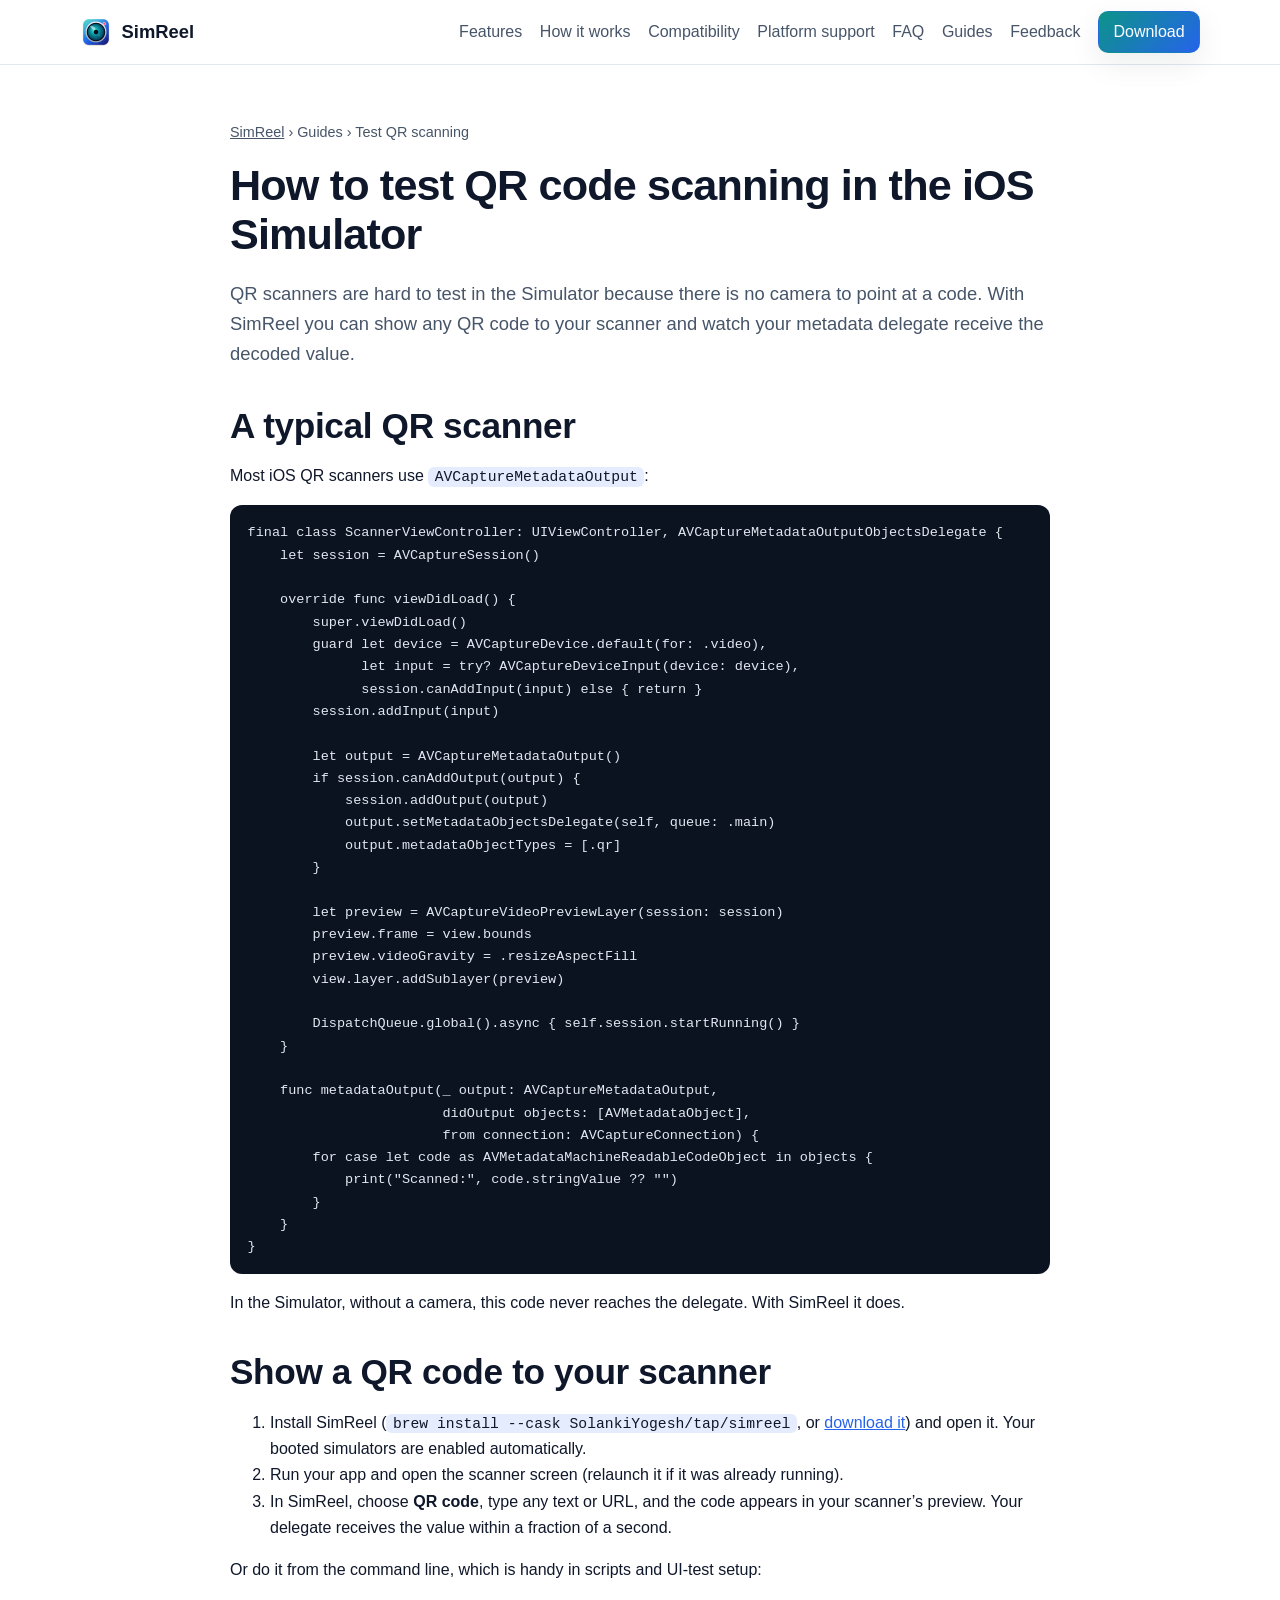
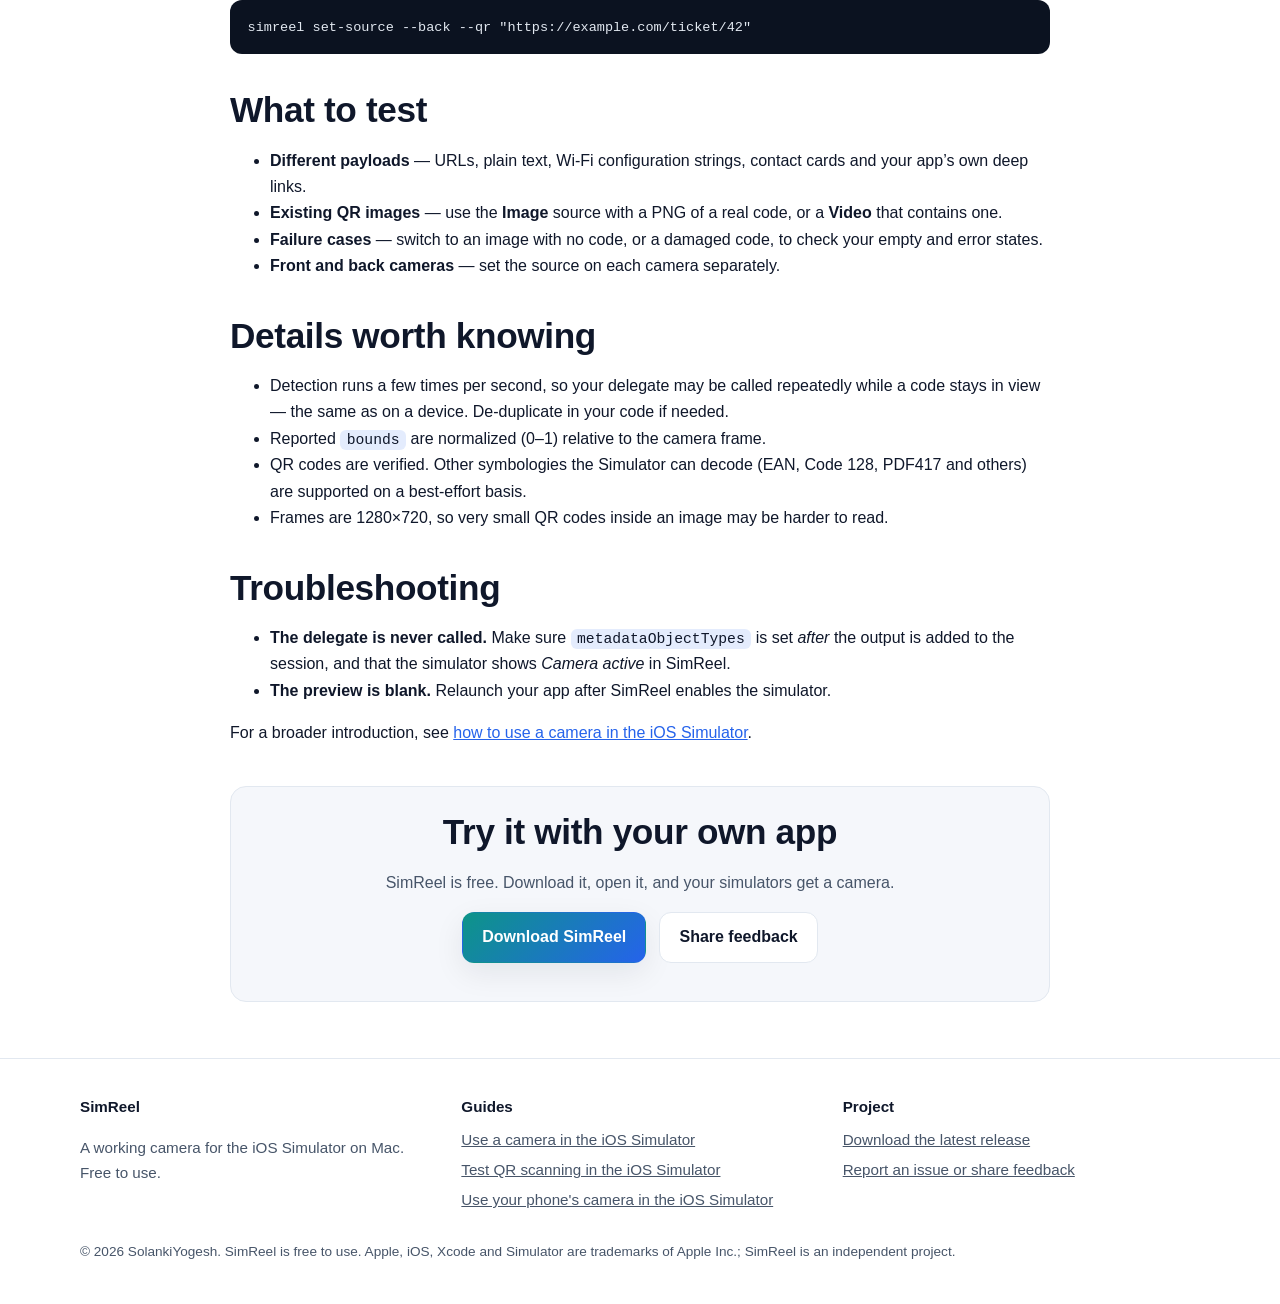
<file: guides/test-qr-scanning-ios-simulator/index.html>
<!doctype html>
<html lang="en">
<head>
<meta charset="utf-8">
<meta name="viewport" content="width=device-width, initial-scale=1">
<title>How to Test QR Code Scanning in the iOS Simulator</title>
<meta name="description" content="Test AVCaptureMetadataOutput QR scanning without a physical iPhone. Show any QR code to your scanner in the iOS Simulator and read the decoded value in your delegate.">
<meta name="keywords" content="QR code scanner iOS Simulator, AVCaptureMetadataOutput simulator, test barcode scanning simulator">
<link rel="canonical" href="https://solankiyogesh.github.io/simreel/guides/test-qr-scanning-ios-simulator/">
<meta name="robots" content="index, follow, max-image-preview:large, max-snippet:-1">
<meta name="author" content="SolankiYogesh">
<meta name="theme-color" content="#0b1020" media="(prefers-color-scheme: dark)">
<meta name="theme-color" content="#ffffff" media="(prefers-color-scheme: light)">
<link rel="icon" href="../../favicon.ico" sizes="32x32">
<link rel="icon" type="image/png" href="../../assets/favicon-32.png" sizes="32x32">
<link rel="apple-touch-icon" href="../../assets/apple-touch-icon.png">
<link rel="manifest" href="../../manifest.webmanifest">
<meta property="og:site_name" content="SimReel">
<meta property="og:type" content="article">
<meta property="og:title" content="How to Test QR Code Scanning in the iOS Simulator">
<meta property="og:description" content="Test AVCaptureMetadataOutput QR scanning without a physical iPhone. Show any QR code to your scanner in the iOS Simulator and read the decoded value in your delegate.">
<meta property="og:url" content="https://solankiyogesh.github.io/simreel/guides/test-qr-scanning-ios-simulator/">
<meta property="og:image" content="https://solankiyogesh.github.io/simreel/assets/og-image.png">
<meta property="og:image:width" content="1200">
<meta property="og:image:height" content="630">
<meta property="og:image:alt" content="SimReel: a working camera for the iOS Simulator on Mac">
<meta property="og:locale" content="en_US">
<meta name="twitter:card" content="summary_large_image">
<meta name="twitter:title" content="How to Test QR Code Scanning in the iOS Simulator">
<meta name="twitter:description" content="Test AVCaptureMetadataOutput QR scanning without a physical iPhone. Show any QR code to your scanner in the iOS Simulator and read the decoded value in your delegate.">
<meta name="twitter:image" content="https://solankiyogesh.github.io/simreel/assets/og-image.png">
<link rel="stylesheet" href="../../assets/site.css">
<script type="application/ld+json">{"@context":"https://schema.org","@type":"TechArticle","headline":"How to test QR code scanning in the iOS Simulator","description":"Test AVCaptureMetadataOutput QR scanning without a physical iPhone. Show any QR code to your scanner in the iOS Simulator and read the decoded value in your delegate.","url":"https://solankiyogesh.github.io/simreel/guides/test-qr-scanning-ios-simulator/","mainEntityOfPage":"https://solankiyogesh.github.io/simreel/guides/test-qr-scanning-ios-simulator/","datePublished":"2026-10-19","dateModified":"2026-10-19","inLanguage":"en","image":"https://solankiyogesh.github.io/simreel/assets/og-image.png","author":{"@type":"Person","name":"SolankiYogesh","url":"https://github.com/SolankiYogesh"},"publisher":{"@type":"Person","name":"SolankiYogesh","url":"https://github.com/SolankiYogesh"}}</script>
<script type="application/ld+json">{"@context":"https://schema.org","@type":"BreadcrumbList","itemListElement":[{"@type":"ListItem","position":1,"name":"SimReel","item":"https://solankiyogesh.github.io/simreel/"},{"@type":"ListItem","position":2,"name":"Guides","item":"https://solankiyogesh.github.io/simreel/guides/ios-simulator-camera/"},{"@type":"ListItem","position":3,"name":"Test QR scanning","item":"https://solankiyogesh.github.io/simreel/guides/test-qr-scanning-ios-simulator/"}]}</script>
</head>
<body>
<a class="skip" href="#main">Skip to content</a>
<header class="site"><div class="wrap">
<a class="brand" href="../../"><img src="../../assets/logo.png" width="32" height="32" alt="SimReel logo"><span>SimReel</span></a>
<nav class="main" aria-label="Main">
<a href="../../#features">Features</a>
<a href="../../#how-it-works">How it works</a>
<a href="../../#compatibility">Compatibility</a>
<a href="../../#platform-support">Platform support</a>
<a href="../../#faq">FAQ</a>
<a href="../../guides/ios-simulator-camera/">Guides</a>
<a href="https://github.com/SolankiYogesh/simreel/issues">Feedback</a>
<a class="btn primary small" href="https://solankiyogesh.github.io/simreel/download/">Download</a>
</nav></div></header>
<main id="main">

<article class="doc"><div class="wrap">
<nav class="crumbs" aria-label="Breadcrumb"><a href="../../">SimReel</a> &rsaquo; Guides &rsaquo; Test QR scanning</nav>
<h1>How to test QR code scanning in the iOS Simulator</h1>
<p class="lead">QR scanners are hard to test in the Simulator because there is no camera to point at a code. With SimReel you can show any QR code to your scanner and watch your metadata delegate receive the decoded value.</p>

<h2>A typical QR scanner</h2>
<p>Most iOS QR scanners use <code>AVCaptureMetadataOutput</code>:</p>
<pre><code>final class ScannerViewController: UIViewController, AVCaptureMetadataOutputObjectsDelegate {
    let session = AVCaptureSession()

    override func viewDidLoad() {
        super.viewDidLoad()
        guard let device = AVCaptureDevice.default(for: .video),
              let input = try? AVCaptureDeviceInput(device: device),
              session.canAddInput(input) else { return }
        session.addInput(input)

        let output = AVCaptureMetadataOutput()
        if session.canAddOutput(output) {
            session.addOutput(output)
            output.setMetadataObjectsDelegate(self, queue: .main)
            output.metadataObjectTypes = [.qr]
        }

        let preview = AVCaptureVideoPreviewLayer(session: session)
        preview.frame = view.bounds
        preview.videoGravity = .resizeAspectFill
        view.layer.addSublayer(preview)

        DispatchQueue.global().async { self.session.startRunning() }
    }

    func metadataOutput(_ output: AVCaptureMetadataOutput,
                        didOutput objects: [AVMetadataObject],
                        from connection: AVCaptureConnection) {
        for case let code as AVMetadataMachineReadableCodeObject in objects {
            print("Scanned:", code.stringValue ?? "")
        }
    }
}</code></pre>
<p>In the Simulator, without a camera, this code never reaches the delegate. With SimReel it does.</p>

<h2>Show a QR code to your scanner</h2>
<ol>
<li>Install SimReel (<code>brew install --cask SolankiYogesh/tap/simreel</code>, or <a href="https://solankiyogesh.github.io/simreel/download/">download it</a>) and open it. Your booted simulators are enabled automatically.</li>
<li>Run your app and open the scanner screen (relaunch it if it was already running).</li>
<li>In SimReel, choose <strong>QR code</strong>, type any text or URL, and the code appears in your scanner&rsquo;s preview. Your delegate receives the value within a fraction of a second.</li>
</ol>
<p>Or do it from the command line, which is handy in scripts and UI-test setup:</p>
<pre><code>simreel set-source --back --qr "https://example.com/ticket/42"</code></pre>

<h2>What to test</h2>
<ul>
<li><strong>Different payloads</strong> &mdash; URLs, plain text, Wi-Fi configuration strings, contact cards and your app&rsquo;s own deep links.</li>
<li><strong>Existing QR images</strong> &mdash; use the <strong>Image</strong> source with a PNG of a real code, or a <strong>Video</strong> that contains one.</li>
<li><strong>Failure cases</strong> &mdash; switch to an image with no code, or a damaged code, to check your empty and error states.</li>
<li><strong>Front and back cameras</strong> &mdash; set the source on each camera separately.</li>
</ul>

<h2>Details worth knowing</h2>
<ul>
<li>Detection runs a few times per second, so your delegate may be called repeatedly while a code stays in view &mdash; the same as on a device. De-duplicate in your code if needed.</li>
<li>Reported <code>bounds</code> are normalized (0&ndash;1) relative to the camera frame.</li>
<li>QR codes are verified. Other symbologies the Simulator can decode (EAN, Code 128, PDF417 and others) are supported on a best-effort basis.</li>
<li>Frames are 1280&times;720, so very small QR codes inside an image may be harder to read.</li>
</ul>

<h2>Troubleshooting</h2>
<ul>
<li><strong>The delegate is never called.</strong> Make sure <code>metadataObjectTypes</code> is set <em>after</em> the output is added to the session, and that the simulator shows <em>Camera active</em> in SimReel.</li>
<li><strong>The preview is blank.</strong> Relaunch your app after SimReel enables the simulator.</li>
</ul>
<p>For a broader introduction, see <a href="../ios-simulator-camera/">how to use a camera in the iOS Simulator</a>.</p>
<div class="cta-box">
<h2 style="margin-top:0">Try it with your own app</h2>
<p>SimReel is free. Download it, open it, and your simulators get a camera.</p>
<div class="cta"><a class="btn primary" href="https://solankiyogesh.github.io/simreel/download/">Download SimReel</a><a class="btn ghost" href="https://github.com/SolankiYogesh/simreel/issues/new/choose">Share feedback</a></div>
</div>
</div></article>

</main>
<footer class="site"><div class="wrap">
<div class="cols">
<div><h4>SimReel</h4><p>A working camera for the iOS Simulator on Mac. Free to use.</p></div>
<div><h4>Guides</h4><ul>
<li><a href="../../guides/ios-simulator-camera/">Use a camera in the iOS Simulator</a></li>
<li><a href="../../guides/test-qr-scanning-ios-simulator/">Test QR scanning in the iOS Simulator</a></li>
<li><a href="../../guides/use-phone-camera-ios-simulator/">Use your phone's camera in the iOS Simulator</a></li>
</ul></div>
<div><h4>Project</h4><ul>
<li><a href="https://solankiyogesh.github.io/simreel/download/">Download the latest release</a></li>
<li><a href="https://github.com/SolankiYogesh/simreel/issues/new/choose">Report an issue or share feedback</a></li>
</ul></div>
</div>
<p class="copy">&copy; 2026 SolankiYogesh. SimReel is free to use. Apple, iOS, Xcode and Simulator are trademarks of Apple Inc.; SimReel is an independent project.</p>
</div></footer>
</body>
</html>
</file>
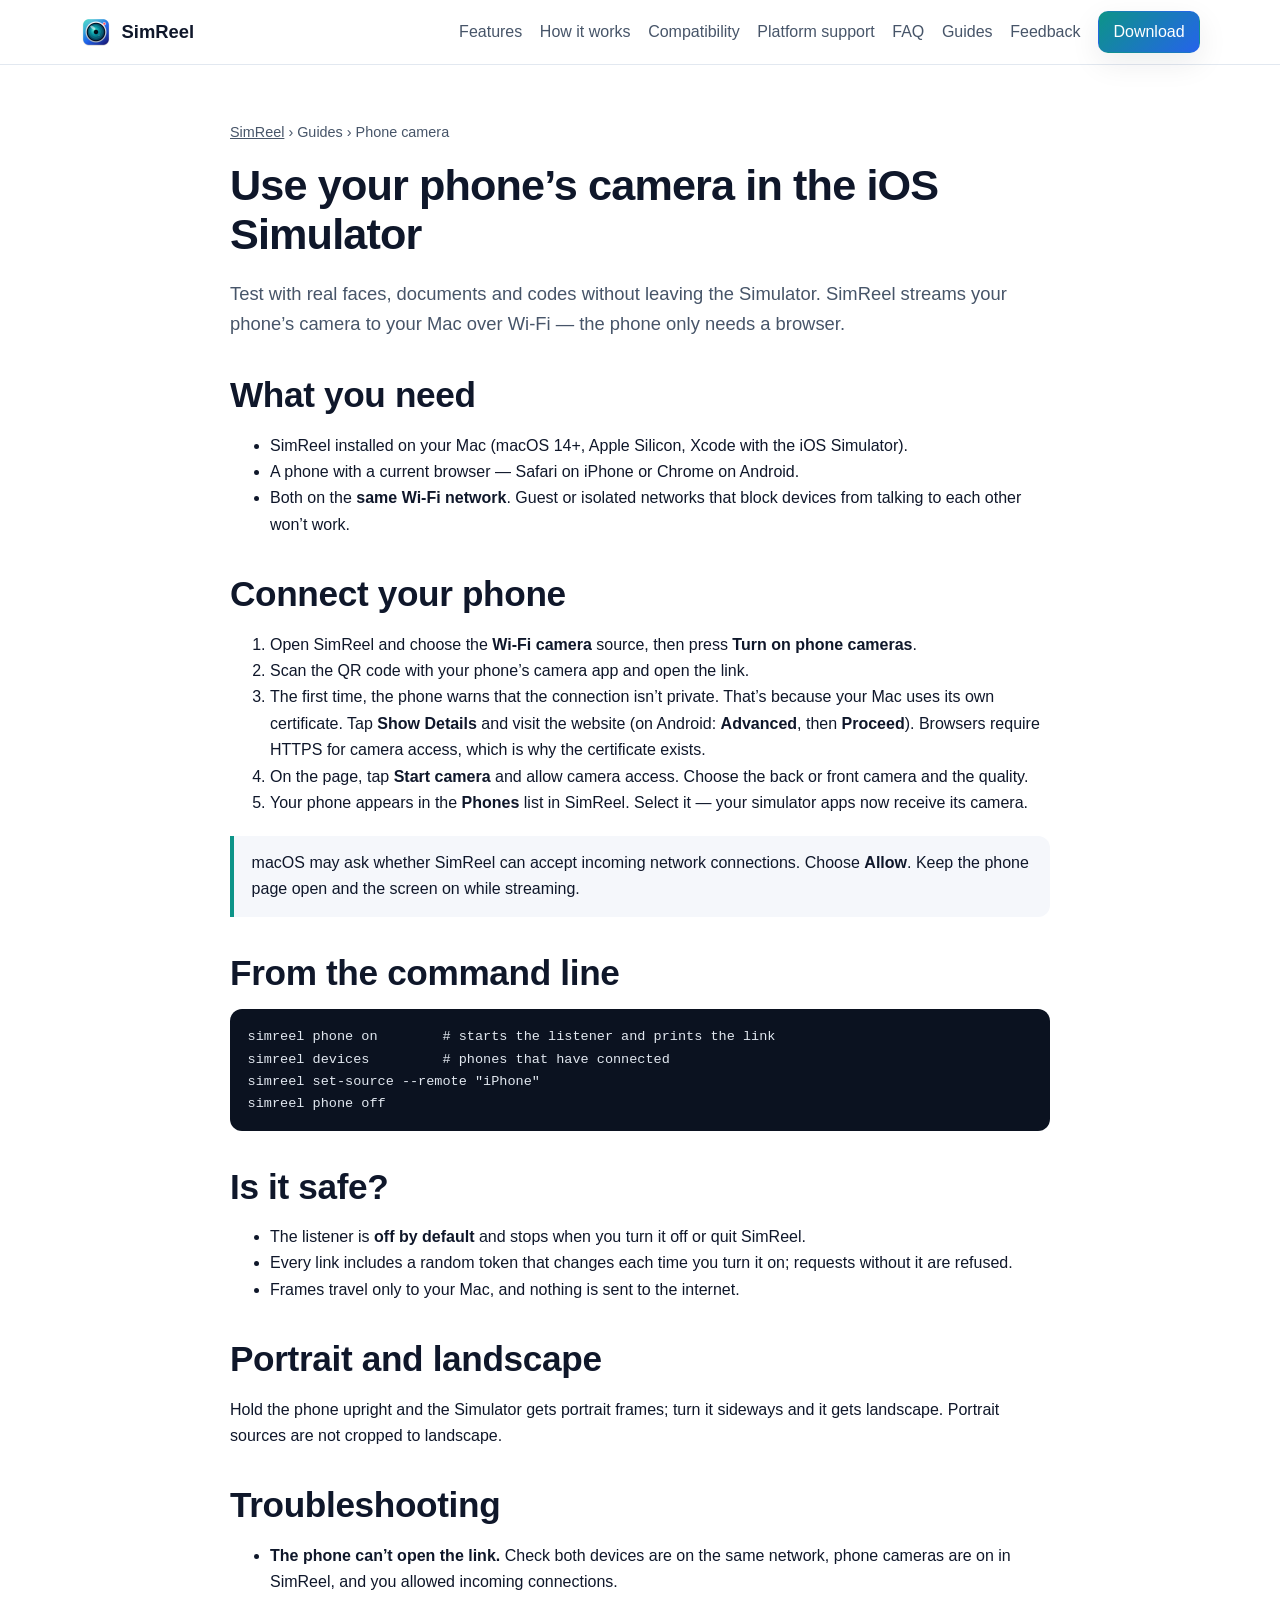
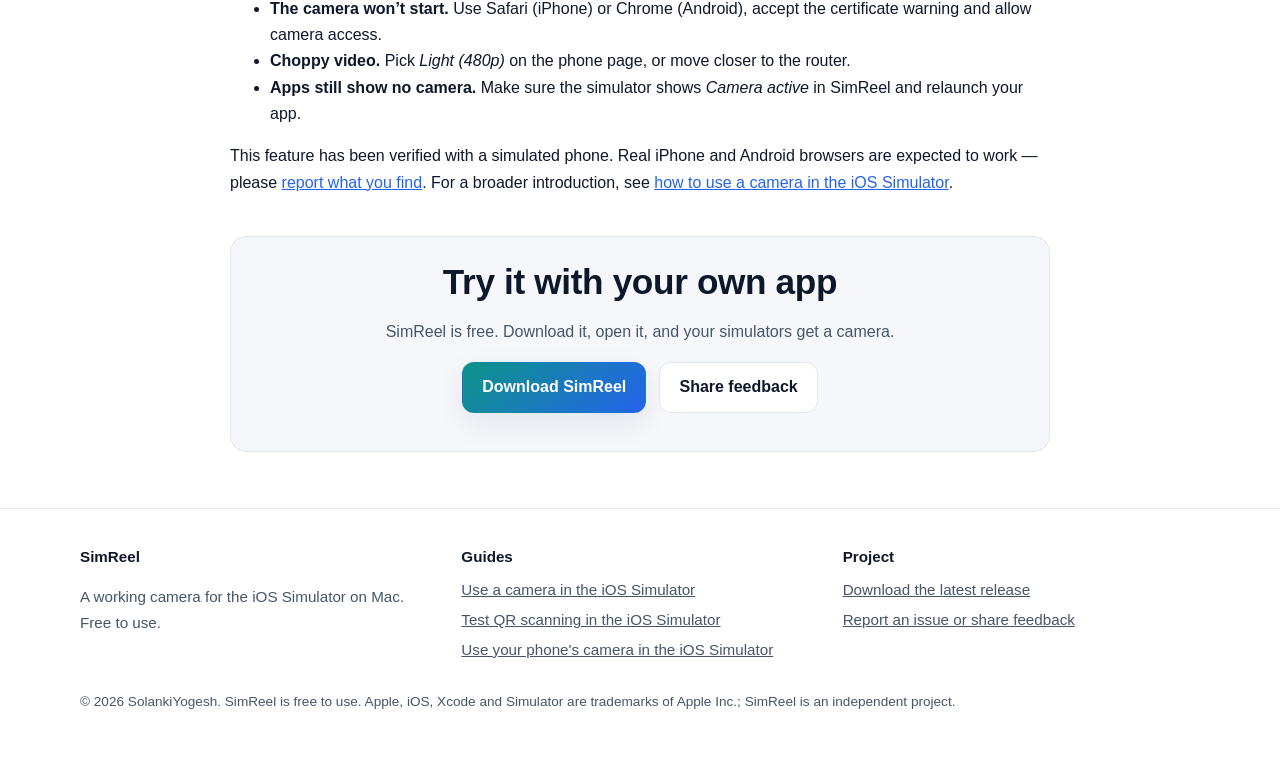
<file: guides/use-phone-camera-ios-simulator/index.html>
<!doctype html>
<html lang="en">
<head>
<meta charset="utf-8">
<meta name="viewport" content="width=device-width, initial-scale=1">
<title>Use Your Phone&#x27;s Camera in the iOS Simulator</title>
<meta name="description" content="Stream an iPhone or Android camera over Wi-Fi to the iOS Simulator with SimReel. No app on the phone: scan a QR code and your simulator apps see a real camera.">
<meta name="keywords" content="use phone camera in iOS Simulator, iPhone camera iOS Simulator, stream phone camera to simulator, Android camera iOS Simulator">
<link rel="canonical" href="https://solankiyogesh.github.io/simreel/guides/use-phone-camera-ios-simulator/">
<meta name="robots" content="index, follow, max-image-preview:large, max-snippet:-1">
<meta name="author" content="SolankiYogesh">
<meta name="theme-color" content="#0b1020" media="(prefers-color-scheme: dark)">
<meta name="theme-color" content="#ffffff" media="(prefers-color-scheme: light)">
<link rel="icon" href="../../favicon.ico" sizes="32x32">
<link rel="icon" type="image/png" href="../../assets/favicon-32.png" sizes="32x32">
<link rel="apple-touch-icon" href="../../assets/apple-touch-icon.png">
<link rel="manifest" href="../../manifest.webmanifest">
<meta property="og:site_name" content="SimReel">
<meta property="og:type" content="article">
<meta property="og:title" content="Use Your Phone&#x27;s Camera in the iOS Simulator">
<meta property="og:description" content="Stream an iPhone or Android camera over Wi-Fi to the iOS Simulator with SimReel. No app on the phone: scan a QR code and your simulator apps see a real camera.">
<meta property="og:url" content="https://solankiyogesh.github.io/simreel/guides/use-phone-camera-ios-simulator/">
<meta property="og:image" content="https://solankiyogesh.github.io/simreel/assets/og-image.png">
<meta property="og:image:width" content="1200">
<meta property="og:image:height" content="630">
<meta property="og:image:alt" content="SimReel: a working camera for the iOS Simulator on Mac">
<meta property="og:locale" content="en_US">
<meta name="twitter:card" content="summary_large_image">
<meta name="twitter:title" content="Use Your Phone&#x27;s Camera in the iOS Simulator">
<meta name="twitter:description" content="Stream an iPhone or Android camera over Wi-Fi to the iOS Simulator with SimReel. No app on the phone: scan a QR code and your simulator apps see a real camera.">
<meta name="twitter:image" content="https://solankiyogesh.github.io/simreel/assets/og-image.png">
<link rel="stylesheet" href="../../assets/site.css">
<script type="application/ld+json">{"@context":"https://schema.org","@type":"TechArticle","headline":"Use your phone's camera in the iOS Simulator","description":"Stream an iPhone or Android camera over Wi-Fi to the iOS Simulator with SimReel. No app on the phone: scan a QR code and your simulator apps see a real camera.","url":"https://solankiyogesh.github.io/simreel/guides/use-phone-camera-ios-simulator/","mainEntityOfPage":"https://solankiyogesh.github.io/simreel/guides/use-phone-camera-ios-simulator/","datePublished":"2026-10-19","dateModified":"2026-10-19","inLanguage":"en","image":"https://solankiyogesh.github.io/simreel/assets/og-image.png","author":{"@type":"Person","name":"SolankiYogesh","url":"https://github.com/SolankiYogesh"},"publisher":{"@type":"Person","name":"SolankiYogesh","url":"https://github.com/SolankiYogesh"}}</script>
<script type="application/ld+json">{"@context":"https://schema.org","@type":"BreadcrumbList","itemListElement":[{"@type":"ListItem","position":1,"name":"SimReel","item":"https://solankiyogesh.github.io/simreel/"},{"@type":"ListItem","position":2,"name":"Guides","item":"https://solankiyogesh.github.io/simreel/guides/ios-simulator-camera/"},{"@type":"ListItem","position":3,"name":"Phone camera","item":"https://solankiyogesh.github.io/simreel/guides/use-phone-camera-ios-simulator/"}]}</script>
</head>
<body>
<a class="skip" href="#main">Skip to content</a>
<header class="site"><div class="wrap">
<a class="brand" href="../../"><img src="../../assets/logo.png" width="32" height="32" alt="SimReel logo"><span>SimReel</span></a>
<nav class="main" aria-label="Main">
<a href="../../#features">Features</a>
<a href="../../#how-it-works">How it works</a>
<a href="../../#compatibility">Compatibility</a>
<a href="../../#platform-support">Platform support</a>
<a href="../../#faq">FAQ</a>
<a href="../../guides/ios-simulator-camera/">Guides</a>
<a href="https://github.com/SolankiYogesh/simreel/issues">Feedback</a>
<a class="btn primary small" href="https://solankiyogesh.github.io/simreel/download/">Download</a>
</nav></div></header>
<main id="main">

<article class="doc"><div class="wrap">
<nav class="crumbs" aria-label="Breadcrumb"><a href="../../">SimReel</a> &rsaquo; Guides &rsaquo; Phone camera</nav>
<h1>Use your phone&rsquo;s camera in the iOS Simulator</h1>
<p class="lead">Test with real faces, documents and codes without leaving the Simulator. SimReel streams your phone&rsquo;s camera to your Mac over Wi-Fi &mdash; the phone only needs a browser.</p>

<h2>What you need</h2>
<ul>
<li>SimReel installed on your Mac (macOS 14+, Apple Silicon, Xcode with the iOS Simulator).</li>
<li>A phone with a current browser &mdash; Safari on iPhone or Chrome on Android.</li>
<li>Both on the <strong>same Wi-Fi network</strong>. Guest or isolated networks that block devices from talking to each other won&rsquo;t work.</li>
</ul>

<h2>Connect your phone</h2>
<ol>
<li>Open SimReel and choose the <strong>Wi-Fi camera</strong> source, then press <strong>Turn on phone cameras</strong>.</li>
<li>Scan the QR code with your phone&rsquo;s camera app and open the link.</li>
<li>The first time, the phone warns that the connection isn&rsquo;t private. That&rsquo;s because your Mac uses its own certificate. Tap <strong>Show Details</strong> and visit the website (on Android: <strong>Advanced</strong>, then <strong>Proceed</strong>). Browsers require HTTPS for camera access, which is why the certificate exists.</li>
<li>On the page, tap <strong>Start camera</strong> and allow camera access. Choose the back or front camera and the quality.</li>
<li>Your phone appears in the <strong>Phones</strong> list in SimReel. Select it &mdash; your simulator apps now receive its camera.</li>
</ol>
<div class="callout"><p>macOS may ask whether SimReel can accept incoming network connections. Choose <strong>Allow</strong>. Keep the phone page open and the screen on while streaming.</p></div>

<h2>From the command line</h2>
<pre><code>simreel phone on        # starts the listener and prints the link
simreel devices         # phones that have connected
simreel set-source --remote "iPhone"
simreel phone off</code></pre>

<h2>Is it safe?</h2>
<ul>
<li>The listener is <strong>off by default</strong> and stops when you turn it off or quit SimReel.</li>
<li>Every link includes a random token that changes each time you turn it on; requests without it are refused.</li>
<li>Frames travel only to your Mac, and nothing is sent to the internet.</li>
</ul>

<h2>Portrait and landscape</h2>
<p>Hold the phone upright and the Simulator gets portrait frames; turn it sideways and it gets landscape. Portrait sources are not cropped to landscape.</p>

<h2>Troubleshooting</h2>
<ul>
<li><strong>The phone can&rsquo;t open the link.</strong> Check both devices are on the same network, phone cameras are on in SimReel, and you allowed incoming connections.</li>
<li><strong>The camera won&rsquo;t start.</strong> Use Safari (iPhone) or Chrome (Android), accept the certificate warning and allow camera access.</li>
<li><strong>Choppy video.</strong> Pick <em>Light (480p)</em> on the phone page, or move closer to the router.</li>
<li><strong>Apps still show no camera.</strong> Make sure the simulator shows <em>Camera active</em> in SimReel and relaunch your app.</li>
</ul>
<p>This feature has been verified with a simulated phone. Real iPhone and Android browsers are expected to work &mdash; please <a href="https://github.com/SolankiYogesh/simreel/issues">report what you find</a>. For a broader introduction, see <a href="../ios-simulator-camera/">how to use a camera in the iOS Simulator</a>.</p>
<div class="cta-box">
<h2 style="margin-top:0">Try it with your own app</h2>
<p>SimReel is free. Download it, open it, and your simulators get a camera.</p>
<div class="cta"><a class="btn primary" href="https://solankiyogesh.github.io/simreel/download/">Download SimReel</a><a class="btn ghost" href="https://github.com/SolankiYogesh/simreel/issues/new/choose">Share feedback</a></div>
</div>
</div></article>

</main>
<footer class="site"><div class="wrap">
<div class="cols">
<div><h4>SimReel</h4><p>A working camera for the iOS Simulator on Mac. Free to use.</p></div>
<div><h4>Guides</h4><ul>
<li><a href="../../guides/ios-simulator-camera/">Use a camera in the iOS Simulator</a></li>
<li><a href="../../guides/test-qr-scanning-ios-simulator/">Test QR scanning in the iOS Simulator</a></li>
<li><a href="../../guides/use-phone-camera-ios-simulator/">Use your phone's camera in the iOS Simulator</a></li>
</ul></div>
<div><h4>Project</h4><ul>
<li><a href="https://solankiyogesh.github.io/simreel/download/">Download the latest release</a></li>
<li><a href="https://github.com/SolankiYogesh/simreel/issues/new/choose">Report an issue or share feedback</a></li>
</ul></div>
</div>
<p class="copy">&copy; 2026 SolankiYogesh. SimReel is free to use. Apple, iOS, Xcode and Simulator are trademarks of Apple Inc.; SimReel is an independent project.</p>
</div></footer>
</body>
</html>
</file>
<file: assets/site.css>
:root {
  --bg: #ffffff; --bg-alt: #f5f7fb; --text: #0f172a; --muted: #475569; --border: #e2e8f0;
  --brand: #0d9488; --brand-2: #2563eb; --brand-ink: #ffffff; --code-bg: #0b1220; --code-text: #e2e8f0;
  --card: #ffffff; --shadow: 0 10px 30px rgba(15, 23, 42, .08);
  color-scheme: light;
}
@media (prefers-color-scheme: dark) {
  :root {
    --bg: #0b1020; --bg-alt: #0f1730; --text: #e8edf7; --muted: #a3b0c7; --border: #1e2a4a;
    --brand: #2dd4bf; --brand-2: #60a5fa; --brand-ink: #04211e; --code-bg: #070b17; --code-text: #e2e8f0;
    --card: #121b38; --shadow: 0 10px 30px rgba(0, 0, 0, .35);
    color-scheme: dark;
  }
}
* { box-sizing: border-box; }
html { scroll-behavior: smooth; }
body { margin: 0; background: var(--bg); color: var(--text); line-height: 1.65;
  font: 16px/1.65 -apple-system, BlinkMacSystemFont, "Segoe UI", Roboto, "Helvetica Neue", Arial, sans-serif; }
img { max-width: 100%; height: auto; }
a { color: var(--brand-2); }
a:hover { text-decoration-thickness: 2px; }
.wrap { width: min(1120px, 100% - 2rem); margin-inline: auto; }
.skip { position: absolute; left: -999px; top: 0; background: var(--brand); color: var(--brand-ink); padding: .5rem 1rem; z-index: 10; }
.skip:focus { left: 1rem; top: 1rem; }

header.site { position: sticky; top: 0; z-index: 5; backdrop-filter: blur(10px);
  background: color-mix(in srgb, var(--bg) 86%, transparent); border-bottom: 1px solid var(--border); }
header.site .wrap { display: flex; align-items: center; gap: 1.25rem; min-height: 64px; flex-wrap: wrap; }
.brand { display: flex; align-items: center; gap: .6rem; font-weight: 800; font-size: 1.15rem; color: var(--text); text-decoration: none; }
.brand img { width: 32px; height: 32px; border-radius: 8px; }
nav.main { margin-left: auto; display: flex; align-items: center; gap: 1.1rem; flex-wrap: wrap; }
nav.main a { color: var(--muted); text-decoration: none; font-weight: 500; }
nav.main a:hover { color: var(--text); }

.btn { display: inline-flex; align-items: center; gap: .5rem; padding: .7rem 1.2rem; border-radius: 12px; font-weight: 700;
  text-decoration: none; border: 1px solid transparent; }
.btn.primary { background: linear-gradient(135deg, var(--brand), var(--brand-2)); color: #fff; box-shadow: var(--shadow); }
.btn.primary:hover { filter: brightness(1.06); }
.btn.ghost { border-color: var(--border); color: var(--text); background: var(--card); }
.btn.small { padding: .45rem .9rem; border-radius: 10px; }

.hero { padding: clamp(3rem, 8vw, 6rem) 0 2rem; text-align: center;
  background: radial-gradient(900px 400px at 50% -10%, color-mix(in srgb, var(--brand) 22%, transparent), transparent); }
.hero h1 { font-size: clamp(2.2rem, 6vw, 3.8rem); line-height: 1.1; margin: 0 0 1rem; letter-spacing: -.02em; }
.hero h1 span { background: linear-gradient(135deg, var(--brand), var(--brand-2)); -webkit-background-clip: text; background-clip: text; color: transparent; }
.hero p.lead { font-size: clamp(1.05rem, 2.2vw, 1.3rem); color: var(--muted); max-width: 46rem; margin: 0 auto 1.6rem; }
.cta { display: flex; gap: .8rem; justify-content: center; flex-wrap: wrap; margin-bottom: .9rem; }
.fine { color: var(--muted); font-size: .9rem; margin: 0; }
.shot { margin: 2.2rem auto 0; max-width: 980px; border-radius: 16px; border: 1px solid var(--border); box-shadow: var(--shadow); overflow: hidden; background: var(--card); }
.shot img { display: block; width: 100%; }

section { padding: clamp(2.5rem, 6vw, 4.5rem) 0; }
section.alt { background: var(--bg-alt); }
h2 { font-size: clamp(1.6rem, 3.5vw, 2.2rem); line-height: 1.2; margin: 0 0 .6rem; letter-spacing: -.01em; }
h3 { font-size: 1.15rem; margin: 0 0 .4rem; }
.sub { color: var(--muted); max-width: 44rem; margin: 0 0 2rem; font-size: 1.05rem; }
.grid { display: grid; gap: 1rem; grid-template-columns: repeat(auto-fit, minmax(250px, 1fr)); }
.card { background: var(--card); border: 1px solid var(--border); border-radius: 14px; padding: 1.2rem 1.25rem; }
.card p { margin: 0; color: var(--muted); }
.steps { counter-reset: s; display: grid; gap: 1rem; grid-template-columns: repeat(auto-fit, minmax(260px, 1fr)); padding: 0; list-style: none; }
.steps li { counter-increment: s; background: var(--card); border: 1px solid var(--border); border-radius: 14px; padding: 1.2rem 1.25rem 1.2rem 4rem; position: relative; }
.steps li::before { content: counter(s); position: absolute; left: 1.1rem; top: 1.1rem; width: 2rem; height: 2rem; border-radius: 50%;
  background: linear-gradient(135deg, var(--brand), var(--brand-2)); color: #fff; font-weight: 800; display: grid; place-items: center; }
.steps p { margin: .2rem 0 0; color: var(--muted); }

.table-wrap { overflow-x: auto; border: 1px solid var(--border); border-radius: 14px; background: var(--card); }
table { border-collapse: collapse; width: 100%; min-width: 560px; }
th, td { padding: .75rem 1rem; text-align: left; border-bottom: 1px solid var(--border); vertical-align: top; }
th { background: var(--bg-alt); font-size: .9rem; text-transform: uppercase; letter-spacing: .04em; color: var(--muted); }
tr:last-child td { border-bottom: 0; }

pre, code { font-family: ui-monospace, SFMono-Regular, Menlo, Consolas, monospace; }
code { background: color-mix(in srgb, var(--brand-2) 12%, transparent); padding: .12rem .4rem; border-radius: 6px; font-size: .92em; }
pre { background: var(--code-bg); color: var(--code-text); padding: 1rem 1.1rem; border-radius: 12px; overflow-x: auto; line-height: 1.5; font-size: .92rem; }
pre code { background: none; padding: 0; color: inherit; }

details { background: var(--card); border: 1px solid var(--border); border-radius: 12px; padding: .9rem 1.1rem; margin-bottom: .7rem; }
summary { cursor: pointer; font-weight: 700; }
details[open] summary { margin-bottom: .5rem; }
details p { margin: 0; color: var(--muted); }

footer.site { border-top: 1px solid var(--border); padding: 2.2rem 0; color: var(--muted); font-size: .95rem; }
footer.site .cols { display: grid; gap: 1.5rem; grid-template-columns: repeat(auto-fit, minmax(200px, 1fr)); }
footer.site h4 { margin: 0 0 .5rem; color: var(--text); font-size: .95rem; }
footer.site ul { list-style: none; margin: 0; padding: 0; }
footer.site li { margin: .3rem 0; }
footer.site a { color: var(--muted); }
footer.site a:hover { color: var(--text); }
.copy { margin-top: 1.5rem; font-size: .85rem; }

/* Article pages */
article.doc { padding: clamp(2rem, 5vw, 3.5rem) 0; }
article.doc .wrap { max-width: 820px; }
.crumbs { font-size: .9rem; color: var(--muted); margin-bottom: 1rem; }
.crumbs a { color: var(--muted); }
article.doc h1 { font-size: clamp(1.9rem, 4.5vw, 2.7rem); line-height: 1.15; letter-spacing: -.02em; margin: 0 0 .8rem; }
article.doc h2 { margin-top: 2.2rem; }
article.doc .lead { font-size: 1.15rem; color: var(--muted); }
.callout { border-left: 4px solid var(--brand); background: var(--bg-alt); padding: .9rem 1.1rem; border-radius: 0 12px 12px 0; margin: 1.2rem 0; }
.callout p { margin: 0; }
.cta-box { margin-top: 2.5rem; padding: 1.5rem; border: 1px solid var(--border); border-radius: 16px; background: var(--bg-alt); text-align: center; }
.cta-box p { color: var(--muted); }
@media (max-width: 640px) { nav.main { margin-left: 0; width: 100%; gap: .8rem; } }
@media (prefers-reduced-motion: reduce) { html { scroll-behavior: auto; } }
</file>
